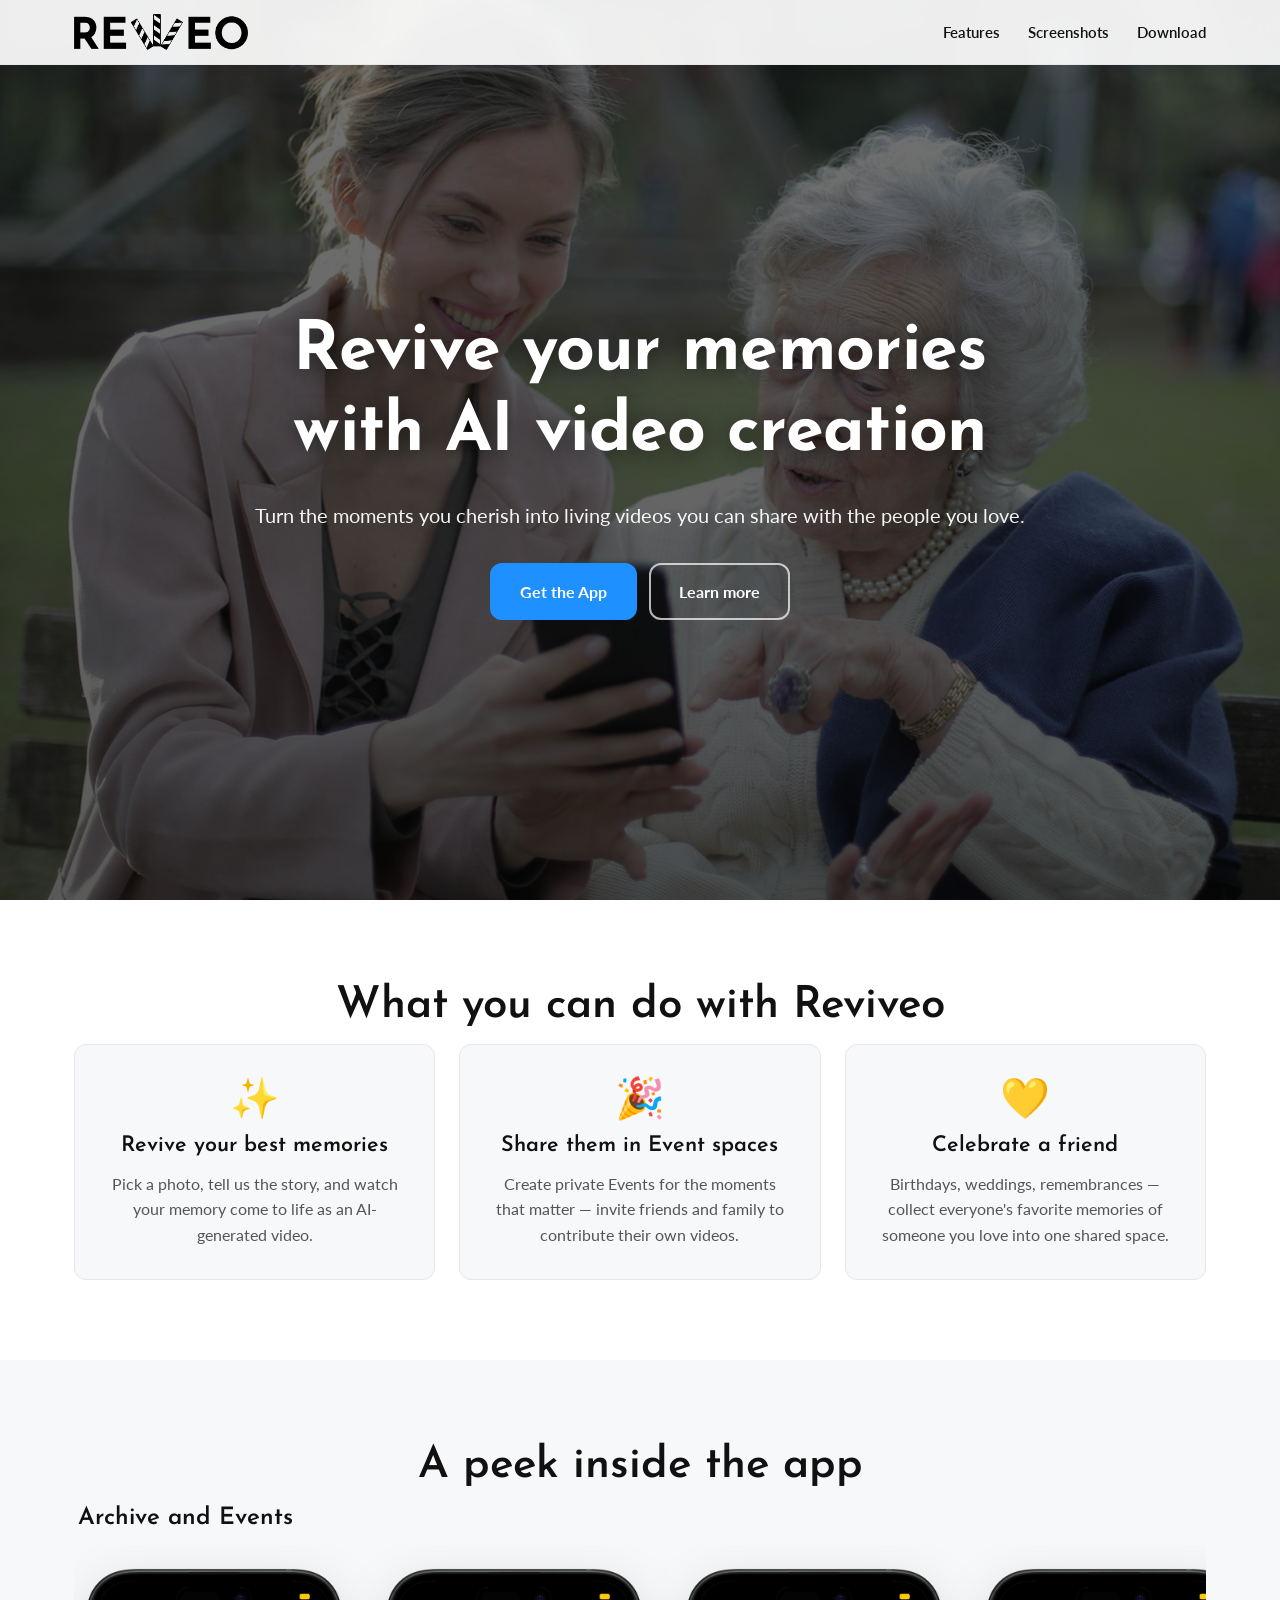
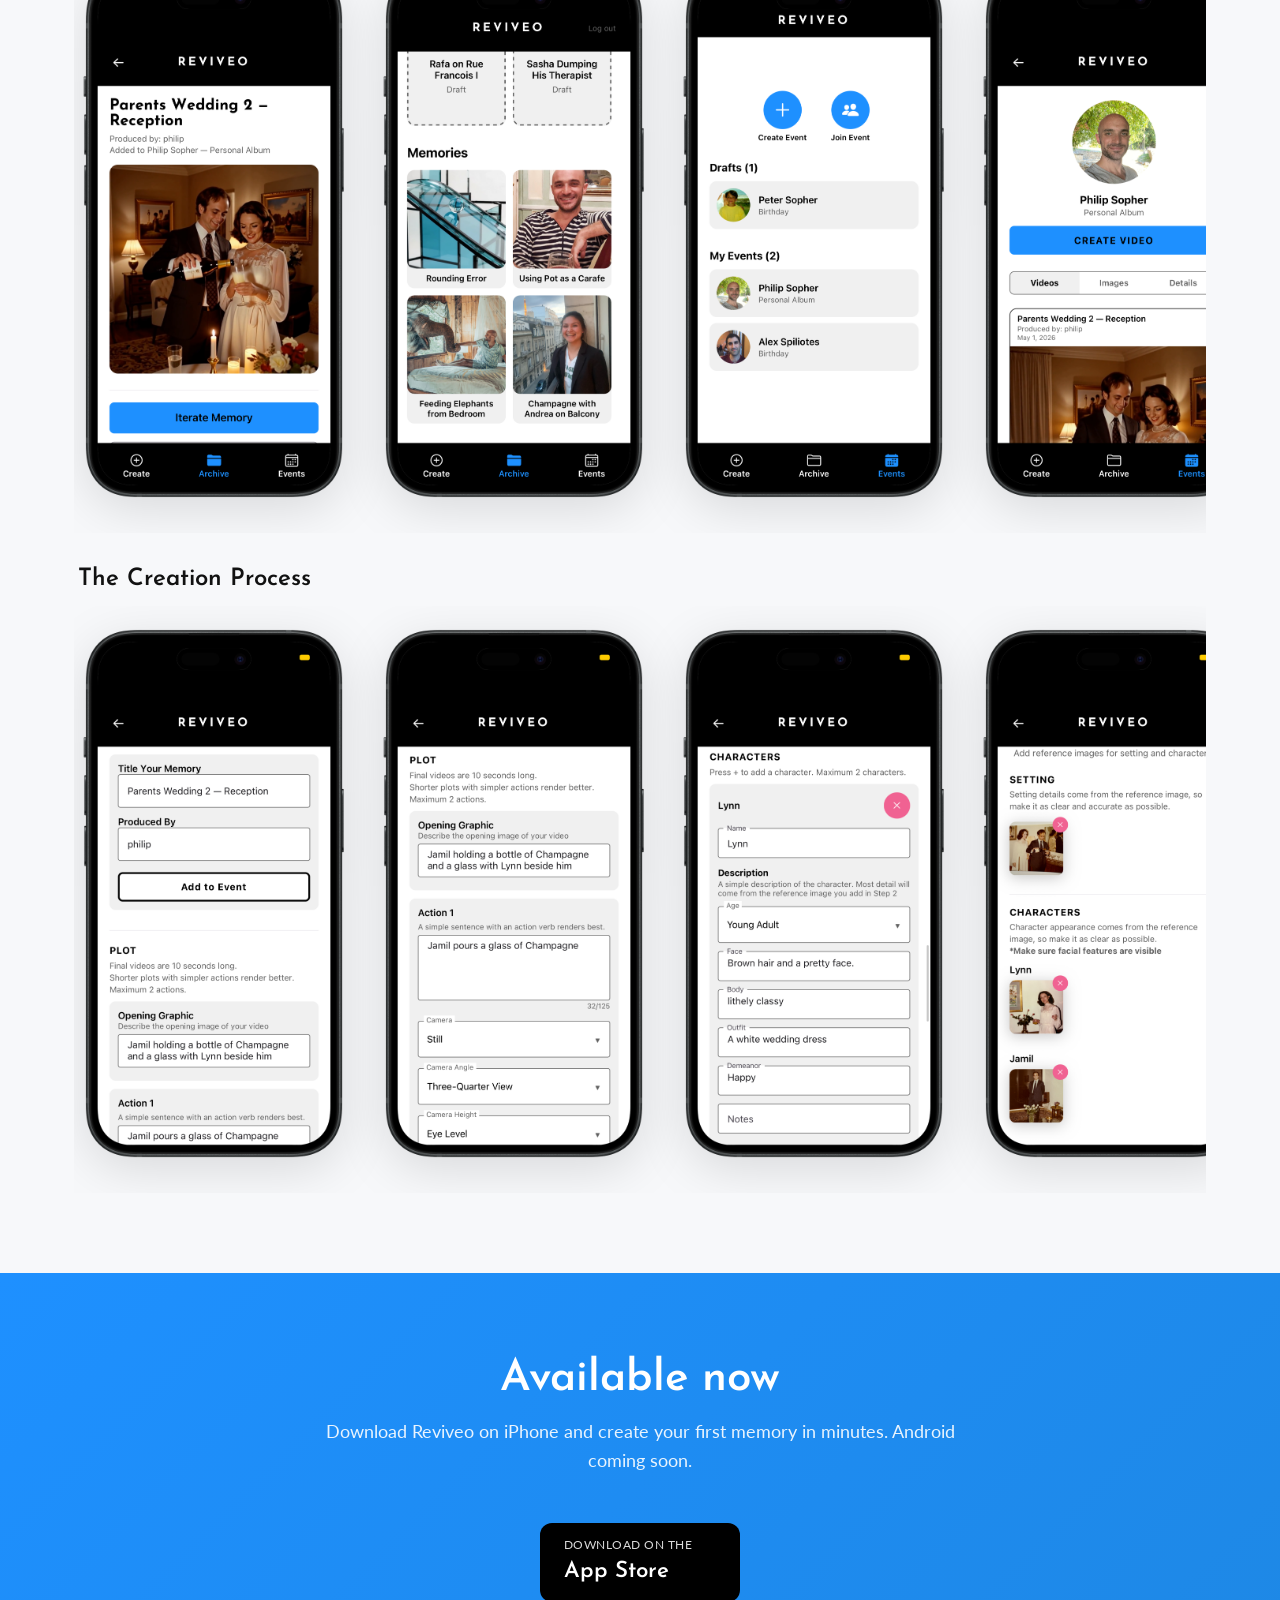
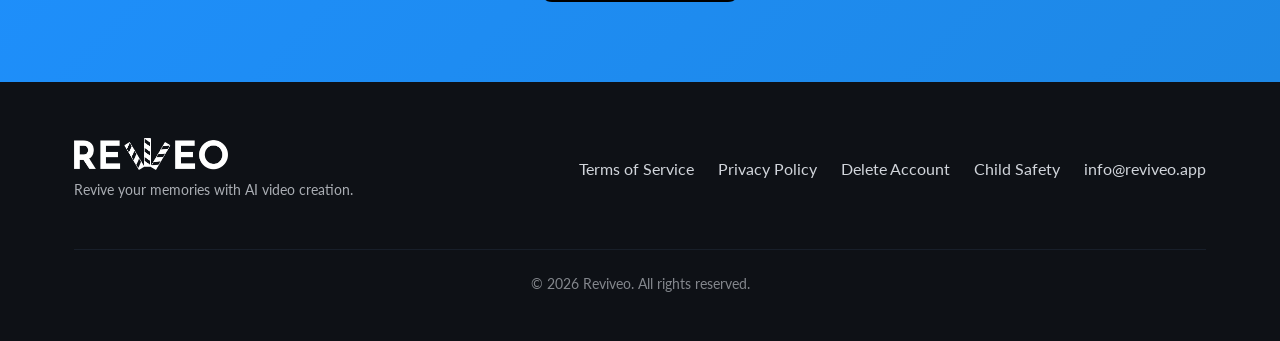
<file: index.html>
<!DOCTYPE html>
<html lang="en">
<head>
  <meta charset="UTF-8" />
  <meta name="viewport" content="width=device-width, initial-scale=1.0" />
  <title>Reviveo — Revive your memories with AI video creation</title>
  <meta name="description" content="Reviveo turns your most treasured memories into AI-generated videos you can share, celebrate, and revisit. Available now on the App Store and Google Play." />
  <meta property="og:title" content="Reviveo — Revive your memories with AI video creation" />
  <meta property="og:description" content="Turn your most treasured memories into AI-generated videos. Share them in Event spaces and celebrate the people who matter." />
  <meta property="og:image" content="https://www.reviveo.app/assets/hero/grandma-bench-2.png" />
  <meta property="og:url" content="https://www.reviveo.app" />
  <meta property="og:type" content="website" />
  <link rel="icon" type="image/png" href="assets/logos/favicon.png" />
  <link rel="preconnect" href="https://fonts.googleapis.com" />
  <link rel="preconnect" href="https://fonts.gstatic.com" crossorigin />
  <link href="https://fonts.googleapis.com/css2?family=Josefin+Sans:wght@400;600;700&family=Lato:wght@300;400;700&display=swap" rel="stylesheet" />
  <link rel="stylesheet" href="styles/main.css" />
</head>
<body>
  <header class="navbar">
    <div class="navbar-inner">
      <a href="/" class="navbar-brand" aria-label="Reviveo home">
        <img src="assets/logos/wordlogo-josefin.png" alt="Reviveo" />
      </a>
      <nav class="navbar-nav" aria-label="Main">
        <a href="#features">Features</a>
        <a href="#screenshots">Screenshots</a>
        <a href="#download">Download</a>
      </nav>
    </div>
  </header>

  <section class="hero" aria-label="Hero">
    <div class="hero-carousel" id="hero-carousel">
      <div class="hero-slide is-active" style="background-image:url('assets/hero/grandma-bench-2.png');"></div>
      <div class="hero-slide" style="background-image:url('assets/hero/grandpa-desk-1.png');"></div>
      <div class="hero-slide" style="background-image:url('assets/hero/glory-days-1.png');"></div>
      <div class="hero-slide" style="background-image:url('assets/hero/friends-watching-phone-2.png');"></div>
      <div class="hero-slide" style="background-image:url('assets/hero/friends-watching-phone-3.png');"></div>
      <div class="hero-slide" style="background-image:url('assets/hero/friends-watching-phone-4.png');"></div>
      <div class="hero-slide" style="background-image:url('assets/hero/friends-watching-phone-5.png');"></div>
      <div class="hero-slide" style="background-image:url('assets/hero/friends-watching-phone-6.png');"></div>
    </div>
    <div class="hero-overlay"></div>
    <div class="hero-content">
      <h1 class="hero-title">Revive your memories with AI video creation</h1>
      <p class="hero-subtitle">Turn the moments you cherish into living videos you can share with the people you love.</p>
      <div class="hero-cta">
        <a href="#download" class="btn btn-primary">Get the App</a>
        <a href="#features" class="btn btn-ghost">Learn more</a>
      </div>
    </div>
  </section>

  <section id="features" class="section features">
    <div class="container">
      <h2 class="section-title">What you can do with Reviveo</h2>
      <ul class="feature-list">
        <li class="feature-card">
          <div class="feature-icon" aria-hidden="true">✨</div>
          <h3>Revive your best memories</h3>
          <p>Pick a photo, tell us the story, and watch your memory come to life as an AI-generated video.</p>
        </li>
        <li class="feature-card">
          <div class="feature-icon" aria-hidden="true">🎉</div>
          <h3>Share them in Event spaces</h3>
          <p>Create private Events for the moments that matter — invite friends and family to contribute their own videos.</p>
        </li>
        <li class="feature-card">
          <div class="feature-icon" aria-hidden="true">💛</div>
          <h3>Celebrate a friend</h3>
          <p>Birthdays, weddings, remembrances — collect everyone's favorite memories of someone you love into one shared space.</p>
        </li>
      </ul>
    </div>
  </section>

  <section id="screenshots" class="section screenshots">
    <div class="container">
      <h2 class="section-title">A peek inside the app</h2>

      <h3 class="screenshot-row-title">Archive and Events</h3>
      <div class="screenshot-row" aria-label="Archive and Events screenshots">
        <img src="assets/screenshots/06-specific-memory-wedding.png" alt="A specific memory in the archive" loading="lazy" />
        <img src="assets/screenshots/02-archive-memories.png" alt="Archive of finished memories" loading="lazy" />
        <img src="assets/screenshots/03-events-tab.png" alt="Events tab" loading="lazy" />
        <img src="assets/screenshots/04-inside-event-top.png" alt="Inside an Event" loading="lazy" />
        <img src="assets/screenshots/05-inside-event-videos.png" alt="Inside an Event — videos" loading="lazy" />
      </div>

      <h3 class="screenshot-row-title">The Creation Process</h3>
      <div class="screenshot-row" aria-label="Creation process screenshots">
        <img src="assets/screenshots/07-step1-title.png" alt="Step 1 — Title your memory" loading="lazy" />
        <img src="assets/screenshots/08-step1-plot.png" alt="Step 1 — Write the plot" loading="lazy" />
        <img src="assets/screenshots/09-step1-characters.png" alt="Step 1 — Add characters" loading="lazy" />
        <img src="assets/screenshots/10-step2-media.png" alt="Step 2 — Add media" loading="lazy" />
        <img src="assets/screenshots/11-step3-style.png" alt="Step 3 — Pick a style" loading="lazy" />
        <img src="assets/screenshots/12-step4-review.png" alt="Step 4 — Review" loading="lazy" />
        <img src="assets/screenshots/13-step4-create.png" alt="Step 4 — Create" loading="lazy" />
        <img src="assets/screenshots/14-step5-success.png" alt="Step 5 — Memory created" loading="lazy" />
        <img src="assets/screenshots/01-archive-drafts.png" alt="Drafts in your archive" loading="lazy" />
      </div>
    </div>
  </section>

  <section id="download" class="section download">
    <div class="container">
      <h2 class="section-title">Available now</h2>
      <p class="section-lead">Download Reviveo on iPhone and create your first memory in minutes. Android coming soon.</p>
      <div class="store-buttons">
        <a href="https://apps.apple.com/us/app/reviveo/id6770533668" class="store-btn" aria-label="Download on the App Store">
          <span class="store-btn-eyebrow">Download on the</span>
          <span class="store-btn-name">App Store</span>
        </a>
      </div>
    </div>
  </section>

  <footer class="footer">
    <div class="container footer-inner">
      <div class="footer-brand">
        <img src="assets/logos/wordlogo-josefin.png" alt="Reviveo" class="footer-logo" />
        <p class="footer-tag">Revive your memories with AI video creation.</p>
      </div>
      <div class="footer-links">
        <a href="terms.html">Terms of Service</a>
        <a href="privacy.html">Privacy Policy</a>
        <a href="delete-account.html">Delete Account</a>
        <a href="child-safety.html">Child Safety</a>
        <a href="mailto:info@reviveo.app">info@reviveo.app</a>
      </div>
      <p class="footer-copy">&copy; <span id="footer-year">2026</span> Reviveo. All rights reserved.</p>
    </div>
  </footer>

  <script src="scripts/carousel.js" defer></script>
</body>
</html>
</file>
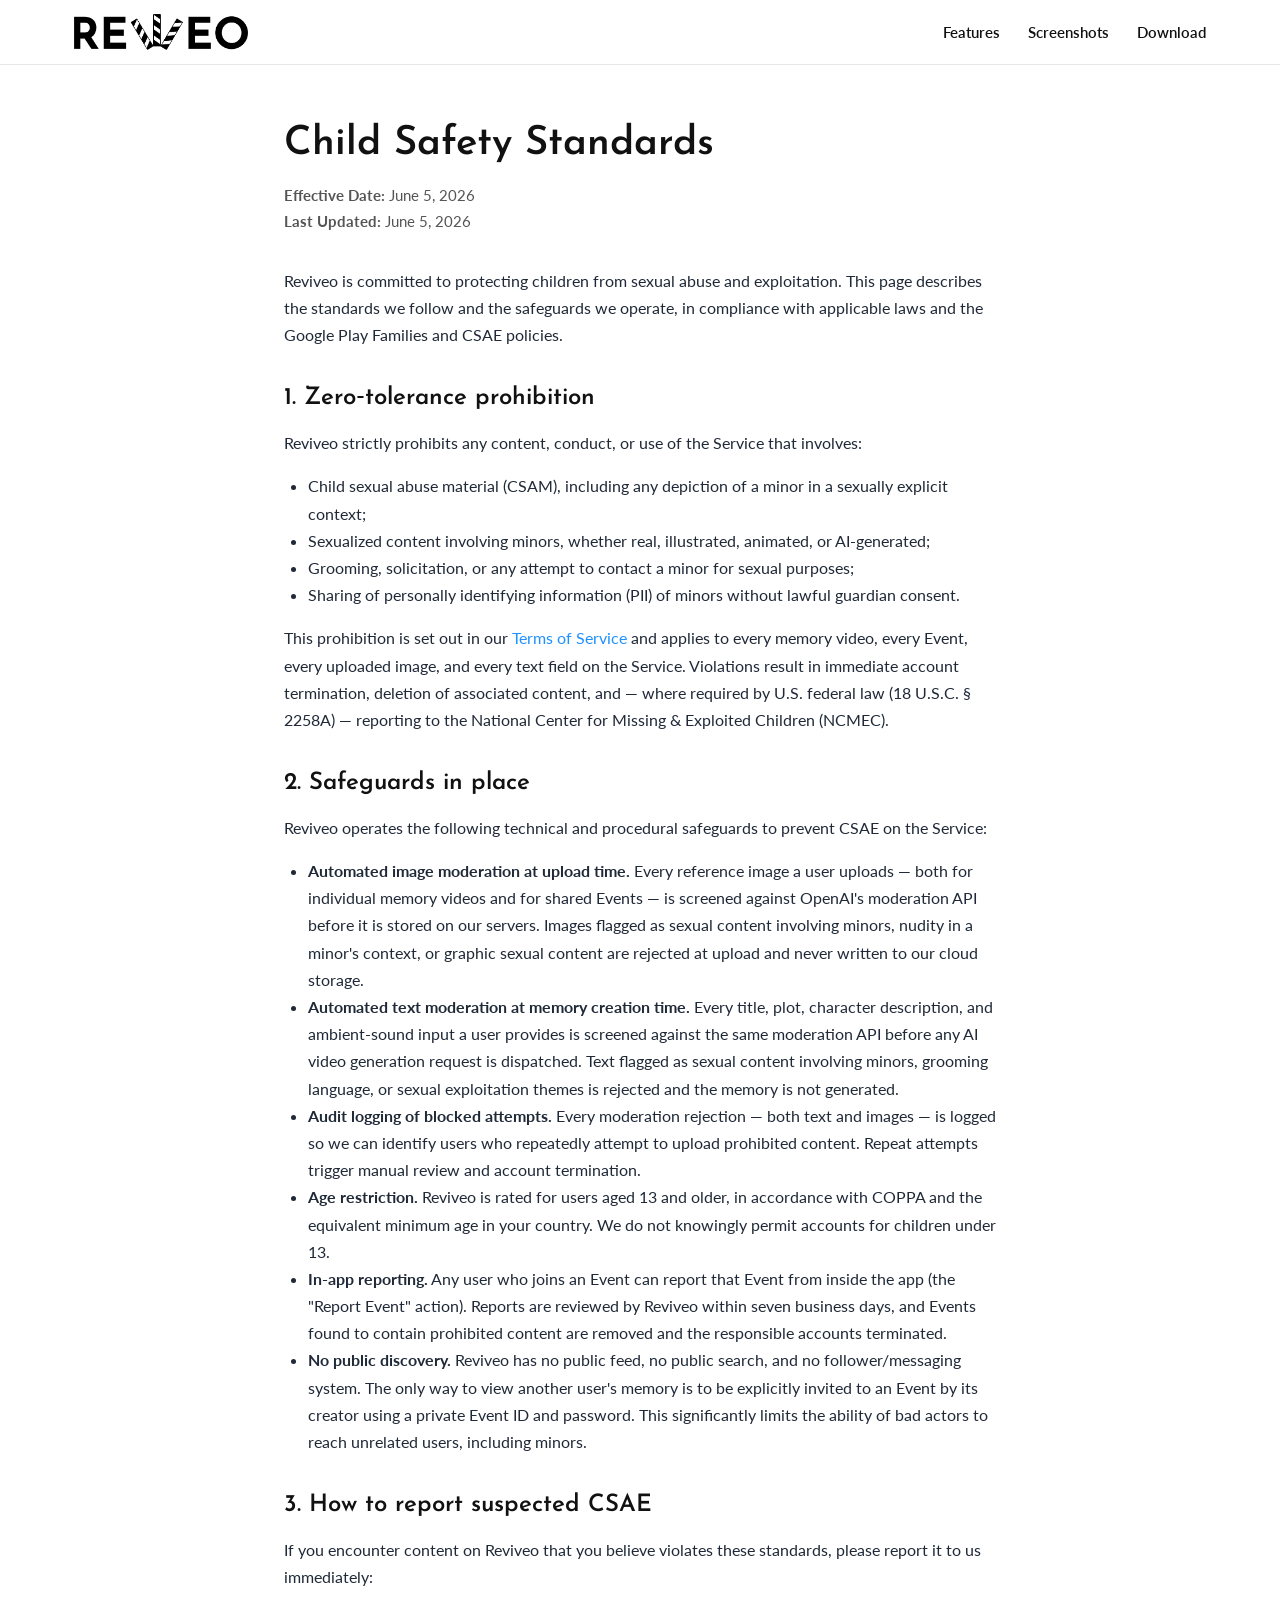
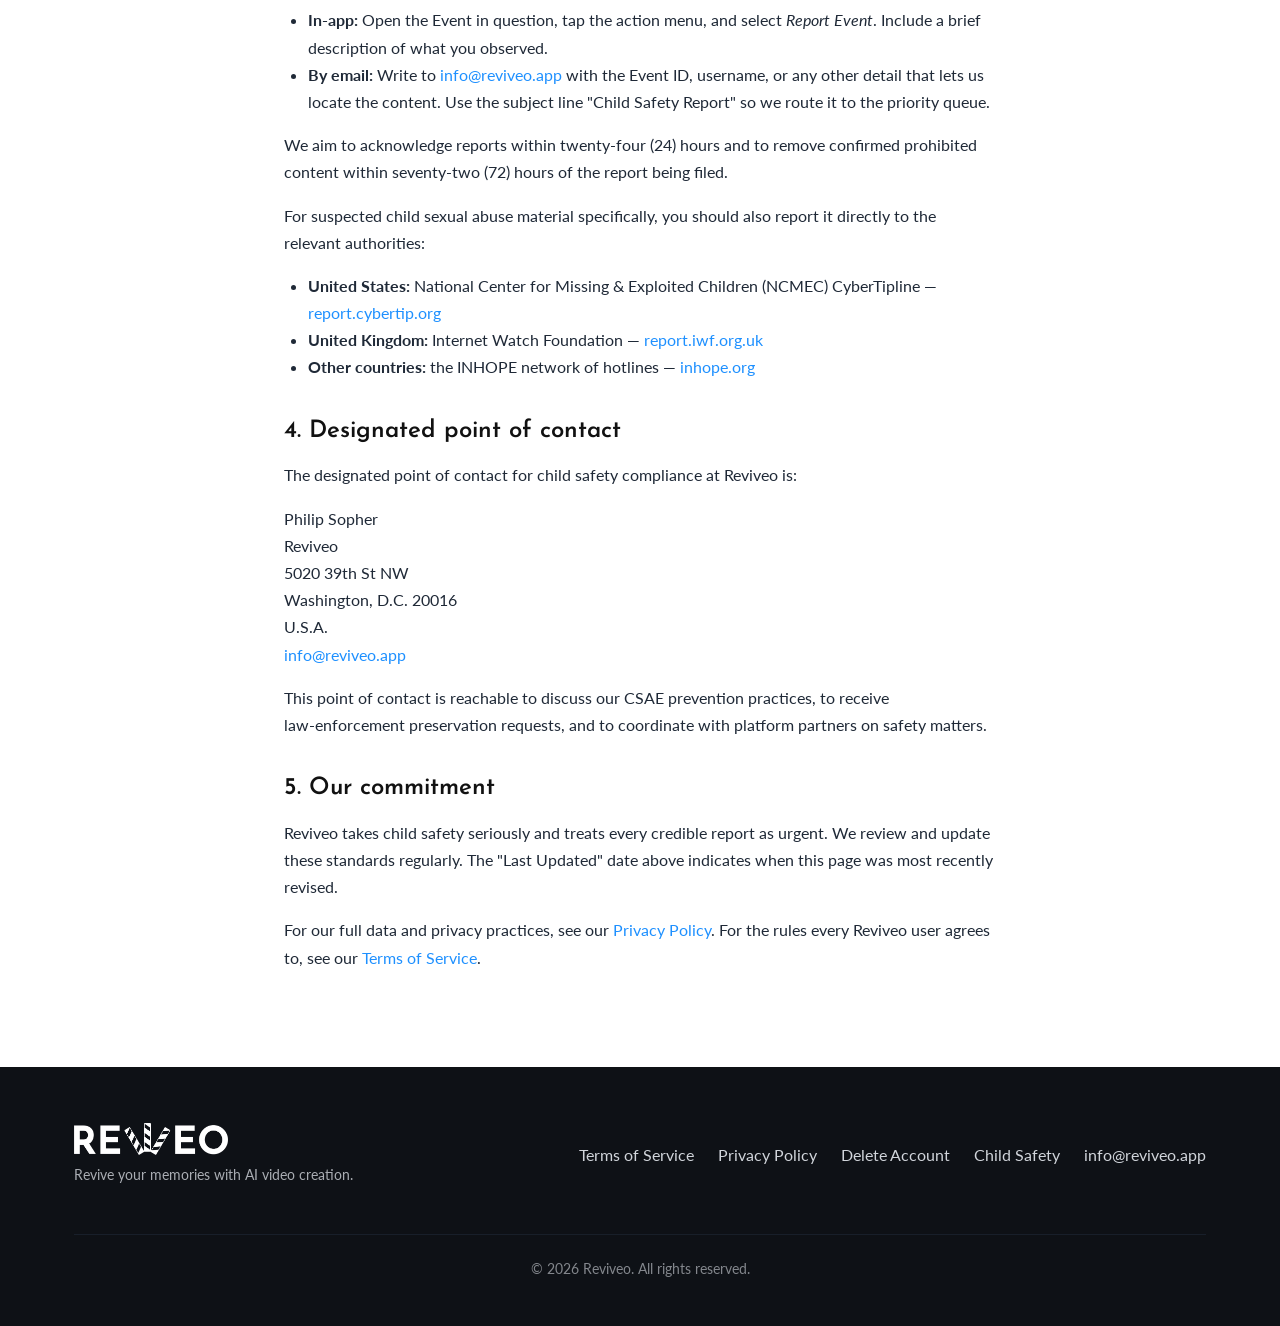
<file: child-safety.html>
<!DOCTYPE html>
<html lang="en">
<head>
  <meta charset="UTF-8" />
  <meta name="viewport" content="width=device-width, initial-scale=1.0" />
  <title>Child Safety Standards — Reviveo</title>
  <meta name="description" content="Reviveo's standards and safeguards against child sexual abuse and exploitation (CSAE) on our service." />
  <link rel="icon" type="image/png" href="assets/logos/favicon.png" />
  <link rel="preconnect" href="https://fonts.googleapis.com" />
  <link rel="preconnect" href="https://fonts.gstatic.com" crossorigin />
  <link href="https://fonts.googleapis.com/css2?family=Josefin+Sans:wght@400;600;700&family=Lato:wght@300;400;700&display=swap" rel="stylesheet" />
  <link rel="stylesheet" href="styles/main.css" />
</head>
<body>
  <header class="navbar">
    <div class="navbar-inner">
      <a href="/" class="navbar-brand" aria-label="Reviveo home">
        <img src="assets/logos/wordlogo-josefin.png" alt="Reviveo" />
      </a>
      <nav class="navbar-nav" aria-label="Main">
        <a href="/#features">Features</a>
        <a href="/#screenshots">Screenshots</a>
        <a href="/#download">Download</a>
      </nav>
    </div>
  </header>

  <main class="legal">
    <article class="legal-content">
      <h1>Child Safety Standards</h1>
      <p class="legal-meta"><strong>Effective Date:</strong> June 5, 2026<br /><strong>Last Updated:</strong> June 5, 2026</p>

      <p>Reviveo is committed to protecting children from sexual abuse and exploitation. This page describes the standards we follow and the safeguards we operate, in compliance with applicable laws and the Google Play Families and CSAE policies.</p>

      <h2>1. Zero‑tolerance prohibition</h2>
      <p>Reviveo strictly prohibits any content, conduct, or use of the Service that involves:</p>
      <ul>
        <li>Child sexual abuse material (CSAM), including any depiction of a minor in a sexually explicit context;</li>
        <li>Sexualized content involving minors, whether real, illustrated, animated, or AI‑generated;</li>
        <li>Grooming, solicitation, or any attempt to contact a minor for sexual purposes;</li>
        <li>Sharing of personally identifying information (PII) of minors without lawful guardian consent.</li>
      </ul>
      <p>This prohibition is set out in our <a href="terms.html">Terms of Service</a> and applies to every memory video, every Event, every uploaded image, and every text field on the Service. Violations result in immediate account termination, deletion of associated content, and — where required by U.S. federal law (18 U.S.C. § 2258A) — reporting to the National Center for Missing &amp; Exploited Children (NCMEC).</p>

      <h2>2. Safeguards in place</h2>
      <p>Reviveo operates the following technical and procedural safeguards to prevent CSAE on the Service:</p>
      <ul>
        <li><strong>Automated image moderation at upload time.</strong> Every reference image a user uploads — both for individual memory videos and for shared Events — is screened against OpenAI's moderation API before it is stored on our servers. Images flagged as sexual content involving minors, nudity in a minor's context, or graphic sexual content are rejected at upload and never written to our cloud storage.</li>
        <li><strong>Automated text moderation at memory creation time.</strong> Every title, plot, character description, and ambient‑sound input a user provides is screened against the same moderation API before any AI video generation request is dispatched. Text flagged as sexual content involving minors, grooming language, or sexual exploitation themes is rejected and the memory is not generated.</li>
        <li><strong>Audit logging of blocked attempts.</strong> Every moderation rejection — both text and images — is logged so we can identify users who repeatedly attempt to upload prohibited content. Repeat attempts trigger manual review and account termination.</li>
        <li><strong>Age restriction.</strong> Reviveo is rated for users aged 13 and older, in accordance with COPPA and the equivalent minimum age in your country. We do not knowingly permit accounts for children under 13.</li>
        <li><strong>In‑app reporting.</strong> Any user who joins an Event can report that Event from inside the app (the "Report Event" action). Reports are reviewed by Reviveo within seven business days, and Events found to contain prohibited content are removed and the responsible accounts terminated.</li>
        <li><strong>No public discovery.</strong> Reviveo has no public feed, no public search, and no follower/messaging system. The only way to view another user's memory is to be explicitly invited to an Event by its creator using a private Event ID and password. This significantly limits the ability of bad actors to reach unrelated users, including minors.</li>
      </ul>

      <h2>3. How to report suspected CSAE</h2>
      <p>If you encounter content on Reviveo that you believe violates these standards, please report it to us immediately:</p>
      <ul>
        <li><strong>In‑app:</strong> Open the Event in question, tap the action menu, and select <em>Report Event</em>. Include a brief description of what you observed.</li>
        <li><strong>By email:</strong> Write to <a href="mailto:info@reviveo.app?subject=Child%20Safety%20Report">info@reviveo.app</a> with the Event ID, username, or any other detail that lets us locate the content. Use the subject line "Child Safety Report" so we route it to the priority queue.</li>
      </ul>
      <p>We aim to acknowledge reports within twenty‑four (24) hours and to remove confirmed prohibited content within seventy‑two (72) hours of the report being filed.</p>

      <p>For suspected child sexual abuse material specifically, you should also report it directly to the relevant authorities:</p>
      <ul>
        <li><strong>United States:</strong> National Center for Missing &amp; Exploited Children (NCMEC) CyberTipline — <a href="https://report.cybertip.org/" target="_blank" rel="noopener noreferrer">report.cybertip.org</a></li>
        <li><strong>United Kingdom:</strong> Internet Watch Foundation — <a href="https://report.iwf.org.uk/" target="_blank" rel="noopener noreferrer">report.iwf.org.uk</a></li>
        <li><strong>Other countries:</strong> the INHOPE network of hotlines — <a href="https://www.inhope.org/EN/articles/child-safety-helplines" target="_blank" rel="noopener noreferrer">inhope.org</a></li>
      </ul>

      <h2>4. Designated point of contact</h2>
      <p>The designated point of contact for child safety compliance at Reviveo is:</p>
      <p>
        Philip Sopher<br />
        Reviveo<br />
        5020 39th St NW<br />
        Washington, D.C. 20016<br />
        U.S.A.<br />
        <a href="mailto:info@reviveo.app?subject=Child%20Safety%20Inquiry">info@reviveo.app</a>
      </p>
      <p>This point of contact is reachable to discuss our CSAE prevention practices, to receive law‑enforcement preservation requests, and to coordinate with platform partners on safety matters.</p>

      <h2>5. Our commitment</h2>
      <p>Reviveo takes child safety seriously and treats every credible report as urgent. We review and update these standards regularly. The "Last Updated" date above indicates when this page was most recently revised.</p>

      <p>For our full data and privacy practices, see our <a href="privacy.html">Privacy Policy</a>. For the rules every Reviveo user agrees to, see our <a href="terms.html">Terms of Service</a>.</p>
    </article>
  </main>

  <footer class="footer">
    <div class="container footer-inner">
      <div class="footer-brand">
        <img src="assets/logos/wordlogo-josefin.png" alt="Reviveo" class="footer-logo" />
        <p class="footer-tag">Revive your memories with AI video creation.</p>
      </div>
      <div class="footer-links">
        <a href="terms.html">Terms of Service</a>
        <a href="privacy.html">Privacy Policy</a>
        <a href="delete-account.html">Delete Account</a>
        <a href="child-safety.html">Child Safety</a>
        <a href="mailto:info@reviveo.app">info@reviveo.app</a>
      </div>
      <p class="footer-copy">&copy; <span id="footer-year">2026</span> Reviveo. All rights reserved.</p>
    </div>
  </footer>

  <script src="scripts/carousel.js" defer></script>
</body>
</html>
</file>
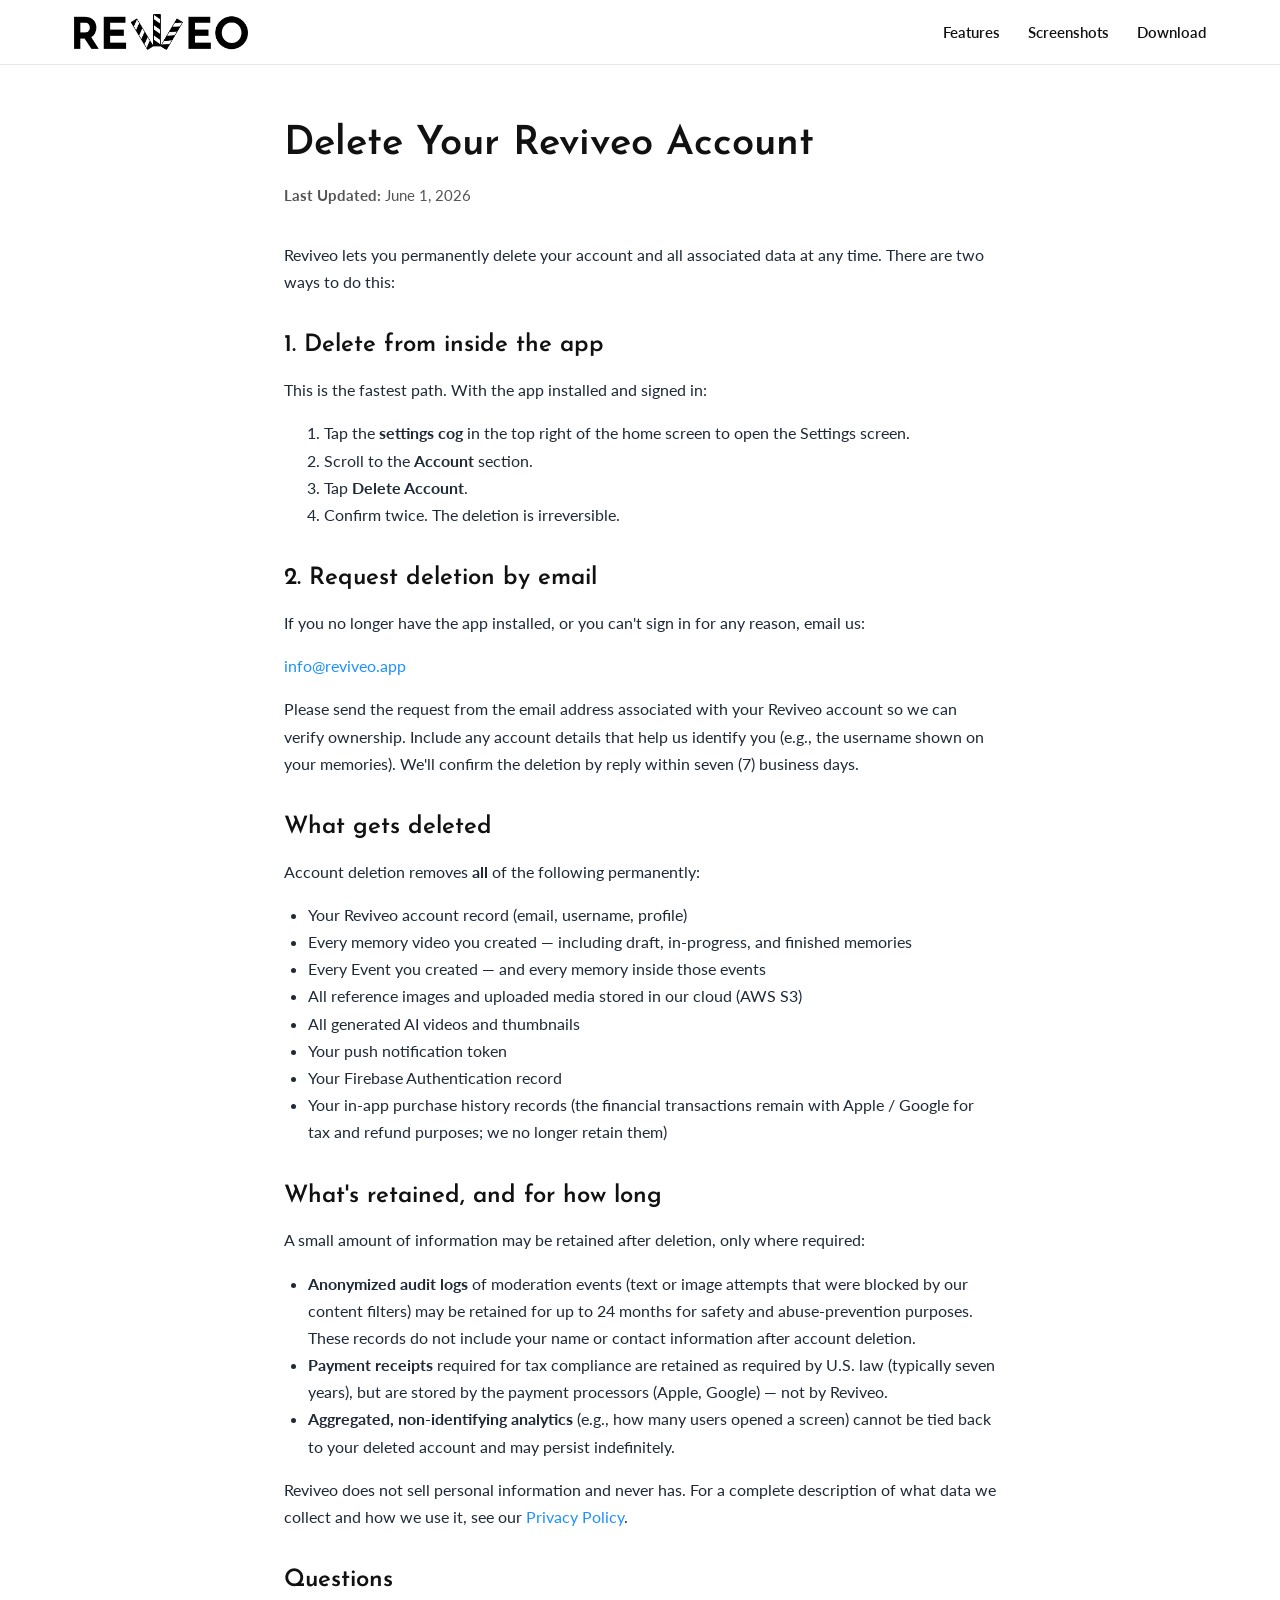
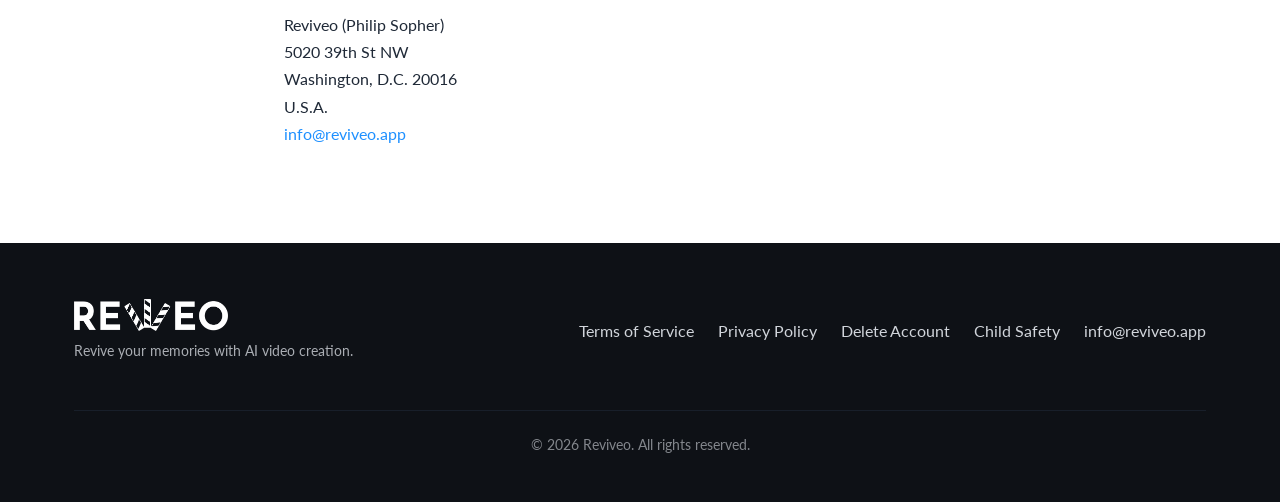
<file: delete-account.html>
<!DOCTYPE html>
<html lang="en">
<head>
  <meta charset="UTF-8" />
  <meta name="viewport" content="width=device-width, initial-scale=1.0" />
  <title>Delete Your Account — Reviveo</title>
  <meta name="description" content="How to delete your Reviveo account and all associated data." />
  <link rel="icon" type="image/png" href="assets/logos/favicon.png" />
  <link rel="preconnect" href="https://fonts.googleapis.com" />
  <link rel="preconnect" href="https://fonts.gstatic.com" crossorigin />
  <link href="https://fonts.googleapis.com/css2?family=Josefin+Sans:wght@400;600;700&family=Lato:wght@300;400;700&display=swap" rel="stylesheet" />
  <link rel="stylesheet" href="styles/main.css" />
</head>
<body>
  <header class="navbar">
    <div class="navbar-inner">
      <a href="/" class="navbar-brand" aria-label="Reviveo home">
        <img src="assets/logos/wordlogo-josefin.png" alt="Reviveo" />
      </a>
      <nav class="navbar-nav" aria-label="Main">
        <a href="/#features">Features</a>
        <a href="/#screenshots">Screenshots</a>
        <a href="/#download">Download</a>
      </nav>
    </div>
  </header>

  <main class="legal">
    <article class="legal-content">
      <h1>Delete Your Reviveo Account</h1>
      <p class="legal-meta"><strong>Last Updated:</strong> June 1, 2026</p>

      <p>Reviveo lets you permanently delete your account and all associated data at any time. There are two ways to do this:</p>

      <h2>1. Delete from inside the app</h2>
      <p>This is the fastest path. With the app installed and signed in:</p>
      <ol>
        <li>Tap the <strong>settings cog</strong> in the top right of the home screen to open the Settings screen.</li>
        <li>Scroll to the <strong>Account</strong> section.</li>
        <li>Tap <strong>Delete Account</strong>.</li>
        <li>Confirm twice. The deletion is irreversible.</li>
      </ol>

      <h2>2. Request deletion by email</h2>
      <p>If you no longer have the app installed, or you can't sign in for any reason, email us:</p>
      <p><a href="mailto:info@reviveo.app?subject=Delete%20My%20Reviveo%20Account">info@reviveo.app</a></p>
      <p>Please send the request from the email address associated with your Reviveo account so we can verify ownership. Include any account details that help us identify you (e.g., the username shown on your memories). We'll confirm the deletion by reply within seven (7) business days.</p>

      <h2>What gets deleted</h2>
      <p>Account deletion removes <strong>all</strong> of the following permanently:</p>
      <ul>
        <li>Your Reviveo account record (email, username, profile)</li>
        <li>Every memory video you created — including draft, in‑progress, and finished memories</li>
        <li>Every Event you created — and every memory inside those events</li>
        <li>All reference images and uploaded media stored in our cloud (AWS S3)</li>
        <li>All generated AI videos and thumbnails</li>
        <li>Your push notification token</li>
        <li>Your Firebase Authentication record</li>
        <li>Your in‑app purchase history records (the financial transactions remain with Apple / Google for tax and refund purposes; we no longer retain them)</li>
      </ul>

      <h2>What's retained, and for how long</h2>
      <p>A small amount of information may be retained after deletion, only where required:</p>
      <ul>
        <li><strong>Anonymized audit logs</strong> of moderation events (text or image attempts that were blocked by our content filters) may be retained for up to 24 months for safety and abuse‑prevention purposes. These records do not include your name or contact information after account deletion.</li>
        <li><strong>Payment receipts</strong> required for tax compliance are retained as required by U.S. law (typically seven years), but are stored by the payment processors (Apple, Google) — not by Reviveo.</li>
        <li><strong>Aggregated, non‑identifying analytics</strong> (e.g., how many users opened a screen) cannot be tied back to your deleted account and may persist indefinitely.</li>
      </ul>

      <p>Reviveo does not sell personal information and never has. For a complete description of what data we collect and how we use it, see our <a href="privacy.html">Privacy Policy</a>.</p>

      <h2>Questions</h2>
      <p>
        Reviveo (Philip Sopher)<br />
        5020 39th St NW<br />
        Washington, D.C. 20016<br />
        U.S.A.<br />
        <a href="mailto:info@reviveo.app">info@reviveo.app</a>
      </p>
    </article>
  </main>

  <footer class="footer">
    <div class="container footer-inner">
      <div class="footer-brand">
        <img src="assets/logos/wordlogo-josefin.png" alt="Reviveo" class="footer-logo" />
        <p class="footer-tag">Revive your memories with AI video creation.</p>
      </div>
      <div class="footer-links">
        <a href="terms.html">Terms of Service</a>
        <a href="privacy.html">Privacy Policy</a>
        <a href="delete-account.html">Delete Account</a>
        <a href="child-safety.html">Child Safety</a>
        <a href="mailto:info@reviveo.app">info@reviveo.app</a>
      </div>
      <p class="footer-copy">&copy; <span id="footer-year">2026</span> Reviveo. All rights reserved.</p>
    </div>
  </footer>

  <script src="scripts/carousel.js" defer></script>
</body>
</html>
</file>
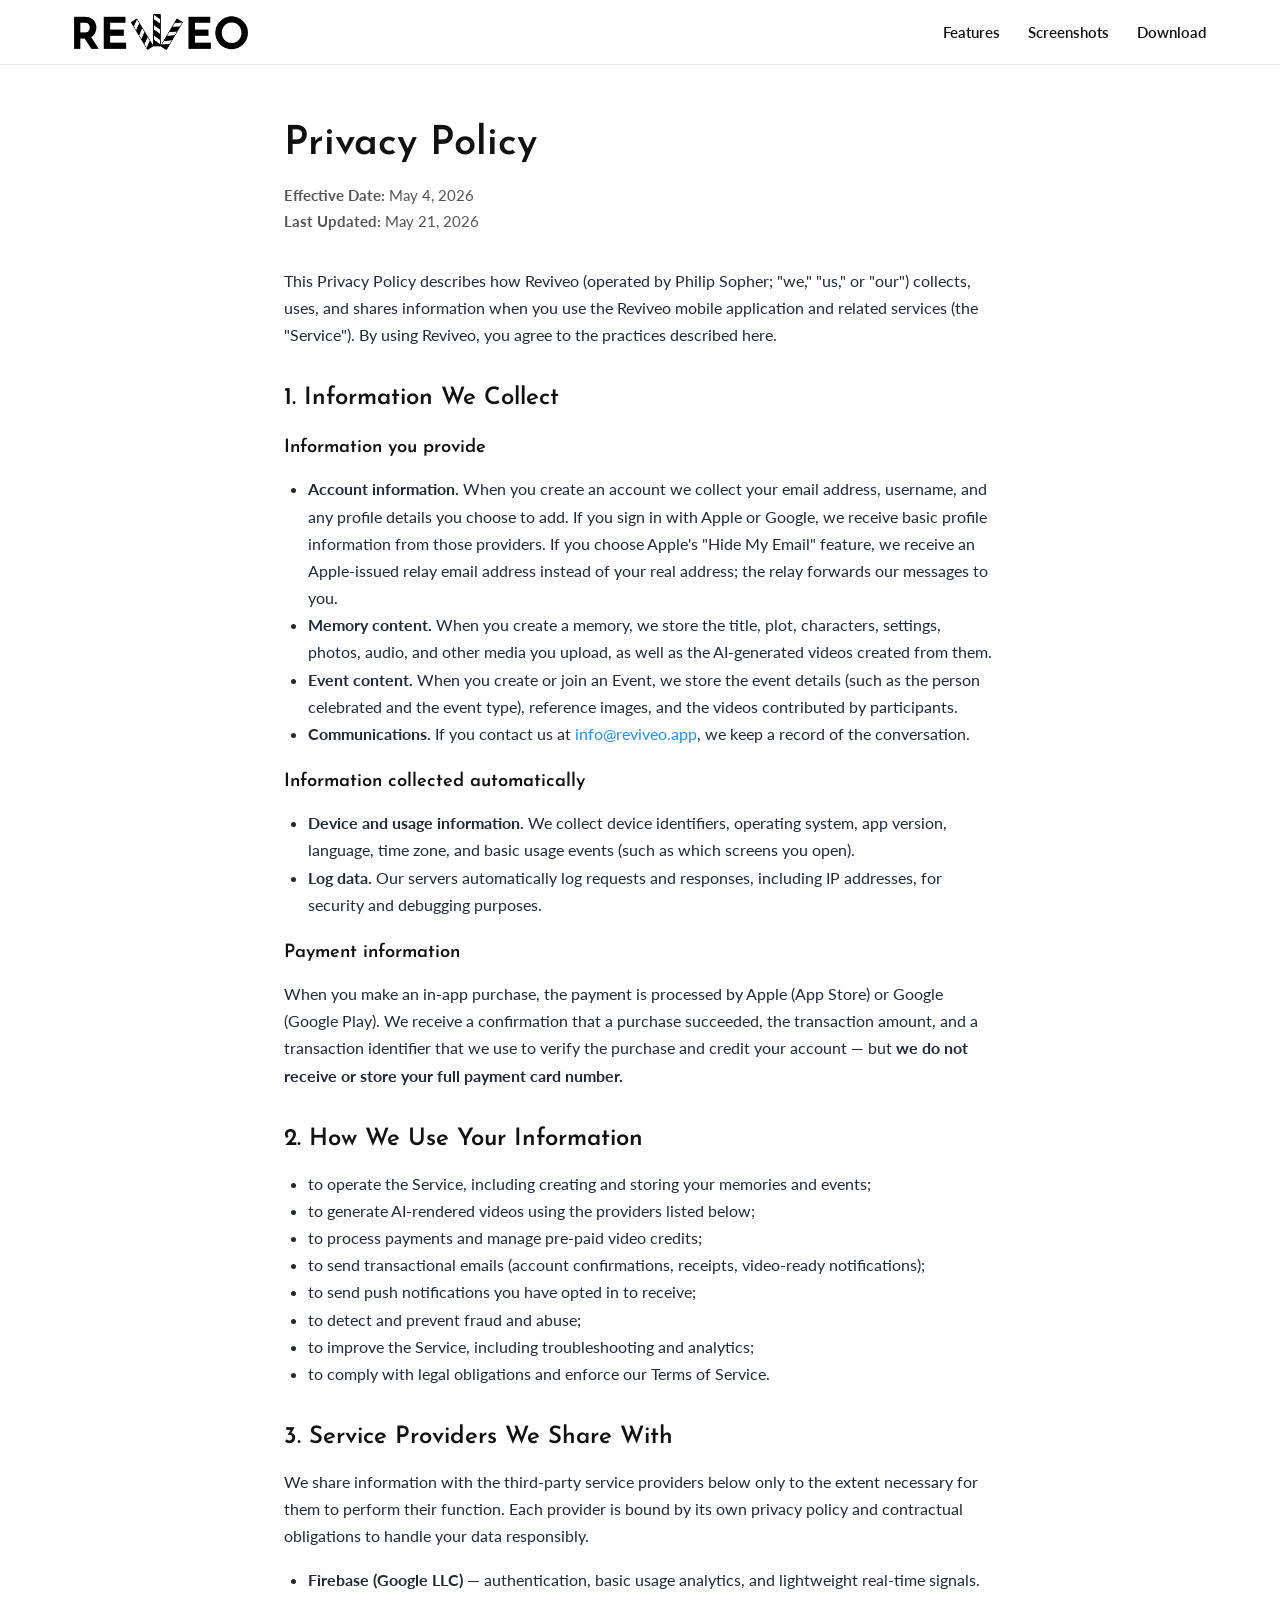
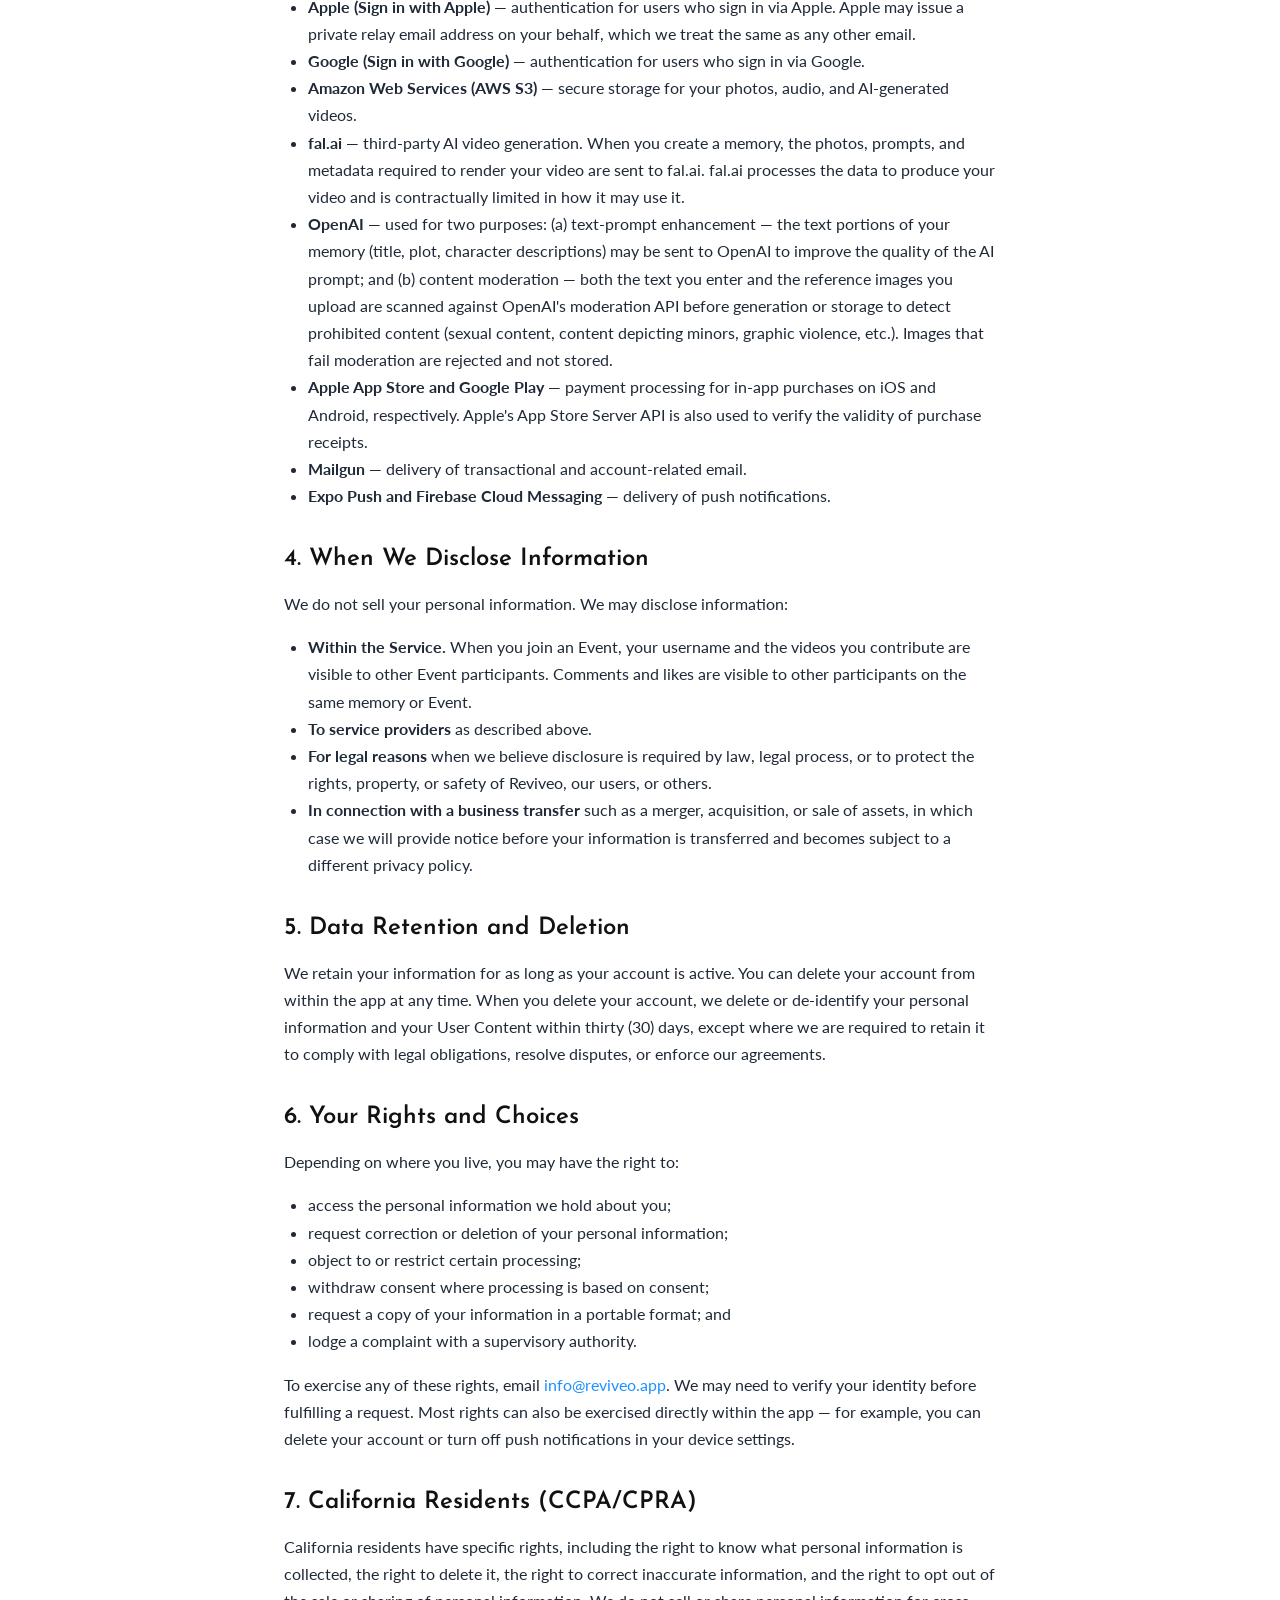
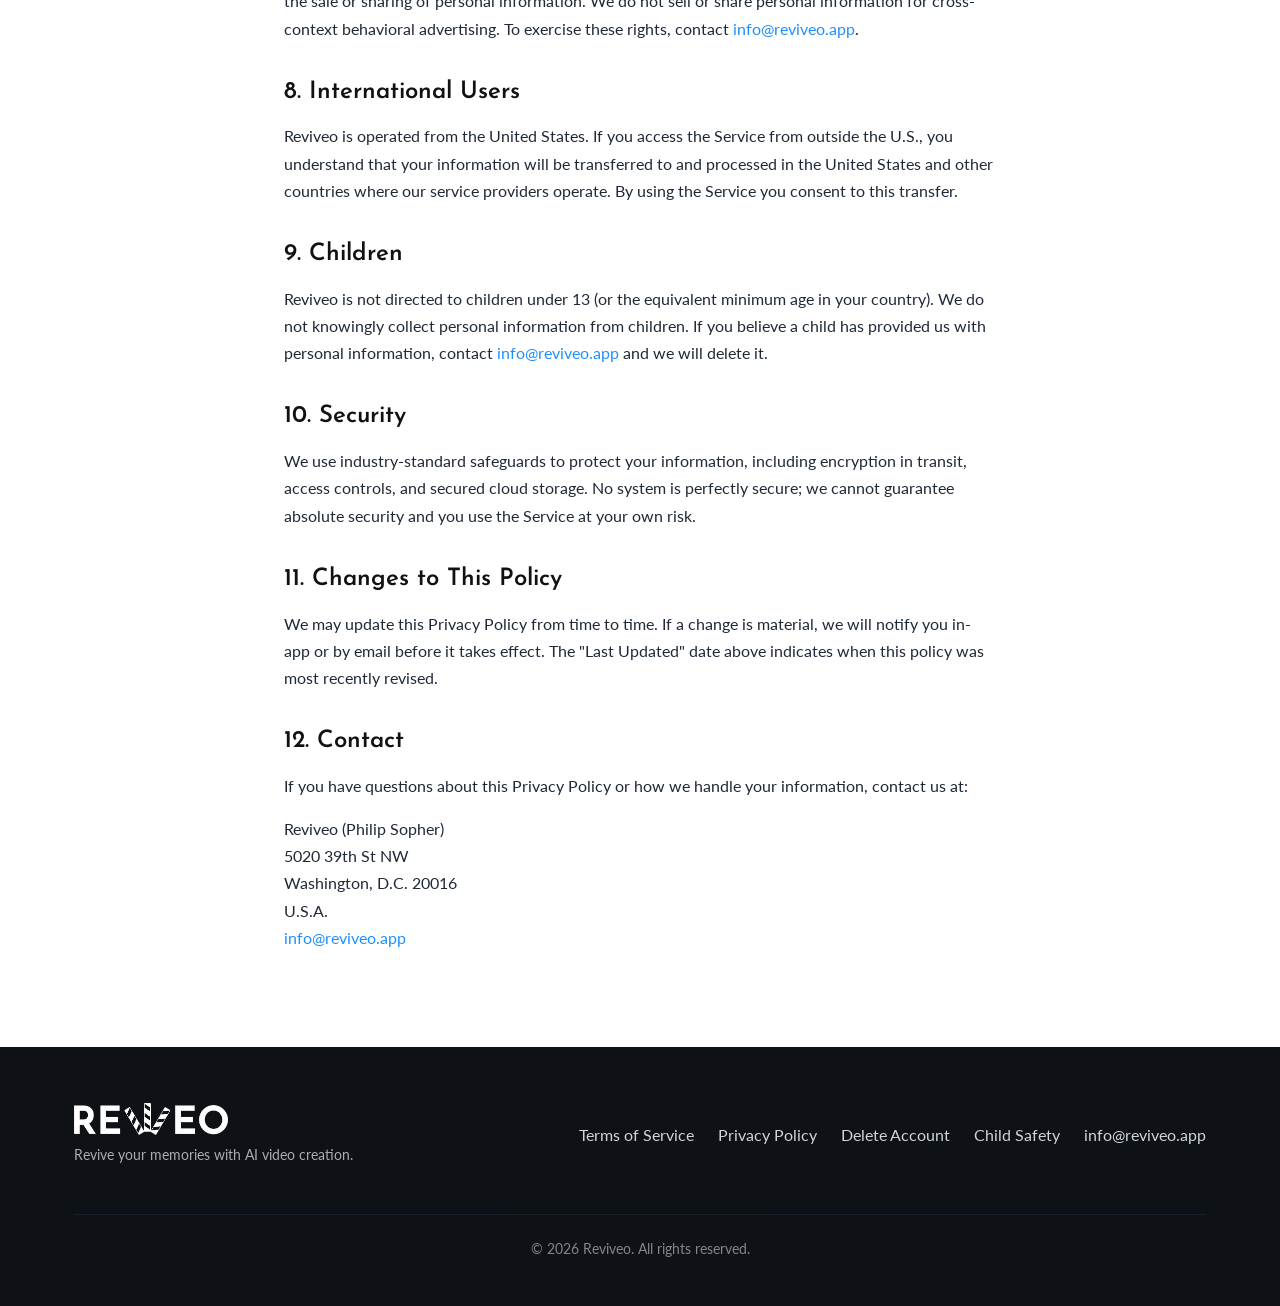
<file: privacy.html>
<!DOCTYPE html>
<html lang="en">
<head>
  <meta charset="UTF-8" />
  <meta name="viewport" content="width=device-width, initial-scale=1.0" />
  <title>Privacy Policy — Reviveo</title>
  <meta name="description" content="The Privacy Policy for using Reviveo, the AI memory video app." />
  <link rel="icon" type="image/png" href="assets/logos/favicon.png" />
  <link rel="preconnect" href="https://fonts.googleapis.com" />
  <link rel="preconnect" href="https://fonts.gstatic.com" crossorigin />
  <link href="https://fonts.googleapis.com/css2?family=Josefin+Sans:wght@400;600;700&family=Lato:wght@300;400;700&display=swap" rel="stylesheet" />
  <link rel="stylesheet" href="styles/main.css" />
</head>
<body>
  <header class="navbar">
    <div class="navbar-inner">
      <a href="/" class="navbar-brand" aria-label="Reviveo home">
        <img src="assets/logos/wordlogo-josefin.png" alt="Reviveo" />
      </a>
      <nav class="navbar-nav" aria-label="Main">
        <a href="/#features">Features</a>
        <a href="/#screenshots">Screenshots</a>
        <a href="/#download">Download</a>
      </nav>
    </div>
  </header>

  <main class="legal">
    <article class="legal-content">
      <h1>Privacy Policy</h1>
      <p class="legal-meta"><strong>Effective Date:</strong> May 4, 2026<br /><strong>Last Updated:</strong> May 21, 2026</p>

      <p>This Privacy Policy describes how Reviveo (operated by Philip Sopher; "we," "us," or "our") collects, uses, and shares information when you use the Reviveo mobile application and related services (the "Service"). By using Reviveo, you agree to the practices described here.</p>

      <h2>1. Information We Collect</h2>

      <h3>Information you provide</h3>
      <ul>
        <li><strong>Account information.</strong> When you create an account we collect your email address, username, and any profile details you choose to add. If you sign in with Apple or Google, we receive basic profile information from those providers. If you choose Apple's "Hide My Email" feature, we receive an Apple-issued relay email address instead of your real address; the relay forwards our messages to you.</li>
        <li><strong>Memory content.</strong> When you create a memory, we store the title, plot, characters, settings, photos, audio, and other media you upload, as well as the AI-generated videos created from them.</li>
        <li><strong>Event content.</strong> When you create or join an Event, we store the event details (such as the person celebrated and the event type), reference images, and the videos contributed by participants.</li>
        <li><strong>Communications.</strong> If you contact us at <a href="mailto:info@reviveo.app">info@reviveo.app</a>, we keep a record of the conversation.</li>
      </ul>

      <h3>Information collected automatically</h3>
      <ul>
        <li><strong>Device and usage information.</strong> We collect device identifiers, operating system, app version, language, time zone, and basic usage events (such as which screens you open).</li>
        <li><strong>Log data.</strong> Our servers automatically log requests and responses, including IP addresses, for security and debugging purposes.</li>
      </ul>

      <h3>Payment information</h3>
      <p>When you make an in-app purchase, the payment is processed by Apple (App Store) or Google (Google Play). We receive a confirmation that a purchase succeeded, the transaction amount, and a transaction identifier that we use to verify the purchase and credit your account — but <strong>we do not receive or store your full payment card number.</strong></p>

      <h2>2. How We Use Your Information</h2>
      <ul>
        <li>to operate the Service, including creating and storing your memories and events;</li>
        <li>to generate AI-rendered videos using the providers listed below;</li>
        <li>to process payments and manage pre-paid video credits;</li>
        <li>to send transactional emails (account confirmations, receipts, video-ready notifications);</li>
        <li>to send push notifications you have opted in to receive;</li>
        <li>to detect and prevent fraud and abuse;</li>
        <li>to improve the Service, including troubleshooting and analytics;</li>
        <li>to comply with legal obligations and enforce our Terms of Service.</li>
      </ul>

      <h2>3. Service Providers We Share With</h2>
      <p>We share information with the third-party service providers below only to the extent necessary for them to perform their function. Each provider is bound by its own privacy policy and contractual obligations to handle your data responsibly.</p>
      <ul>
        <li><strong>Firebase (Google LLC)</strong> — authentication, basic usage analytics, and lightweight real-time signals.</li>
        <li><strong>Apple (Sign in with Apple)</strong> — authentication for users who sign in via Apple. Apple may issue a private relay email address on your behalf, which we treat the same as any other email.</li>
        <li><strong>Google (Sign in with Google)</strong> — authentication for users who sign in via Google.</li>
        <li><strong>Amazon Web Services (AWS S3)</strong> — secure storage for your photos, audio, and AI-generated videos.</li>
        <li><strong>fal.ai</strong> — third-party AI video generation. When you create a memory, the photos, prompts, and metadata required to render your video are sent to fal.ai. fal.ai processes the data to produce your video and is contractually limited in how it may use it.</li>
        <li><strong>OpenAI</strong> — used for two purposes: (a) text-prompt enhancement — the text portions of your memory (title, plot, character descriptions) may be sent to OpenAI to improve the quality of the AI prompt; and (b) content moderation — both the text you enter and the reference images you upload are scanned against OpenAI's moderation API before generation or storage to detect prohibited content (sexual content, content depicting minors, graphic violence, etc.). Images that fail moderation are rejected and not stored.</li>
        <li><strong>Apple App Store and Google Play</strong> — payment processing for in-app purchases on iOS and Android, respectively. Apple's App Store Server API is also used to verify the validity of purchase receipts.</li>
        <li><strong>Mailgun</strong> — delivery of transactional and account-related email.</li>
        <li><strong>Expo Push and Firebase Cloud Messaging</strong> — delivery of push notifications.</li>
      </ul>

      <h2>4. When We Disclose Information</h2>
      <p>We do not sell your personal information. We may disclose information:</p>
      <ul>
        <li><strong>Within the Service.</strong> When you join an Event, your username and the videos you contribute are visible to other Event participants. Comments and likes are visible to other participants on the same memory or Event.</li>
        <li><strong>To service providers</strong> as described above.</li>
        <li><strong>For legal reasons</strong> when we believe disclosure is required by law, legal process, or to protect the rights, property, or safety of Reviveo, our users, or others.</li>
        <li><strong>In connection with a business transfer</strong> such as a merger, acquisition, or sale of assets, in which case we will provide notice before your information is transferred and becomes subject to a different privacy policy.</li>
      </ul>

      <h2>5. Data Retention and Deletion</h2>
      <p>We retain your information for as long as your account is active. You can delete your account from within the app at any time. When you delete your account, we delete or de-identify your personal information and your User Content within thirty (30) days, except where we are required to retain it to comply with legal obligations, resolve disputes, or enforce our agreements.</p>

      <h2>6. Your Rights and Choices</h2>
      <p>Depending on where you live, you may have the right to:</p>
      <ul>
        <li>access the personal information we hold about you;</li>
        <li>request correction or deletion of your personal information;</li>
        <li>object to or restrict certain processing;</li>
        <li>withdraw consent where processing is based on consent;</li>
        <li>request a copy of your information in a portable format; and</li>
        <li>lodge a complaint with a supervisory authority.</li>
      </ul>
      <p>To exercise any of these rights, email <a href="mailto:info@reviveo.app">info@reviveo.app</a>. We may need to verify your identity before fulfilling a request. Most rights can also be exercised directly within the app — for example, you can delete your account or turn off push notifications in your device settings.</p>

      <h2>7. California Residents (CCPA/CPRA)</h2>
      <p>California residents have specific rights, including the right to know what personal information is collected, the right to delete it, the right to correct inaccurate information, and the right to opt out of the sale or sharing of personal information. We do not sell or share personal information for cross-context behavioral advertising. To exercise these rights, contact <a href="mailto:info@reviveo.app">info@reviveo.app</a>.</p>

      <h2>8. International Users</h2>
      <p>Reviveo is operated from the United States. If you access the Service from outside the U.S., you understand that your information will be transferred to and processed in the United States and other countries where our service providers operate. By using the Service you consent to this transfer.</p>

      <h2>9. Children</h2>
      <p>Reviveo is not directed to children under 13 (or the equivalent minimum age in your country). We do not knowingly collect personal information from children. If you believe a child has provided us with personal information, contact <a href="mailto:info@reviveo.app">info@reviveo.app</a> and we will delete it.</p>

      <h2>10. Security</h2>
      <p>We use industry-standard safeguards to protect your information, including encryption in transit, access controls, and secured cloud storage. No system is perfectly secure; we cannot guarantee absolute security and you use the Service at your own risk.</p>

      <h2>11. Changes to This Policy</h2>
      <p>We may update this Privacy Policy from time to time. If a change is material, we will notify you in-app or by email before it takes effect. The "Last Updated" date above indicates when this policy was most recently revised.</p>

      <h2>12. Contact</h2>
      <p>If you have questions about this Privacy Policy or how we handle your information, contact us at:</p>
      <p>
        Reviveo (Philip Sopher)<br />
        5020 39th St NW<br />
        Washington, D.C. 20016<br />
        U.S.A.<br />
        <a href="mailto:info@reviveo.app">info@reviveo.app</a>
      </p>
    </article>
  </main>

  <footer class="footer">
    <div class="container footer-inner">
      <div class="footer-brand">
        <img src="assets/logos/wordlogo-josefin.png" alt="Reviveo" class="footer-logo" />
        <p class="footer-tag">Revive your memories with AI video creation.</p>
      </div>
      <div class="footer-links">
        <a href="terms.html">Terms of Service</a>
        <a href="privacy.html">Privacy Policy</a>
        <a href="delete-account.html">Delete Account</a>
        <a href="child-safety.html">Child Safety</a>
        <a href="mailto:info@reviveo.app">info@reviveo.app</a>
      </div>
      <p class="footer-copy">&copy; <span id="footer-year">2026</span> Reviveo. All rights reserved.</p>
    </div>
  </footer>

  <script src="scripts/carousel.js" defer></script>
</body>
</html>
</file>
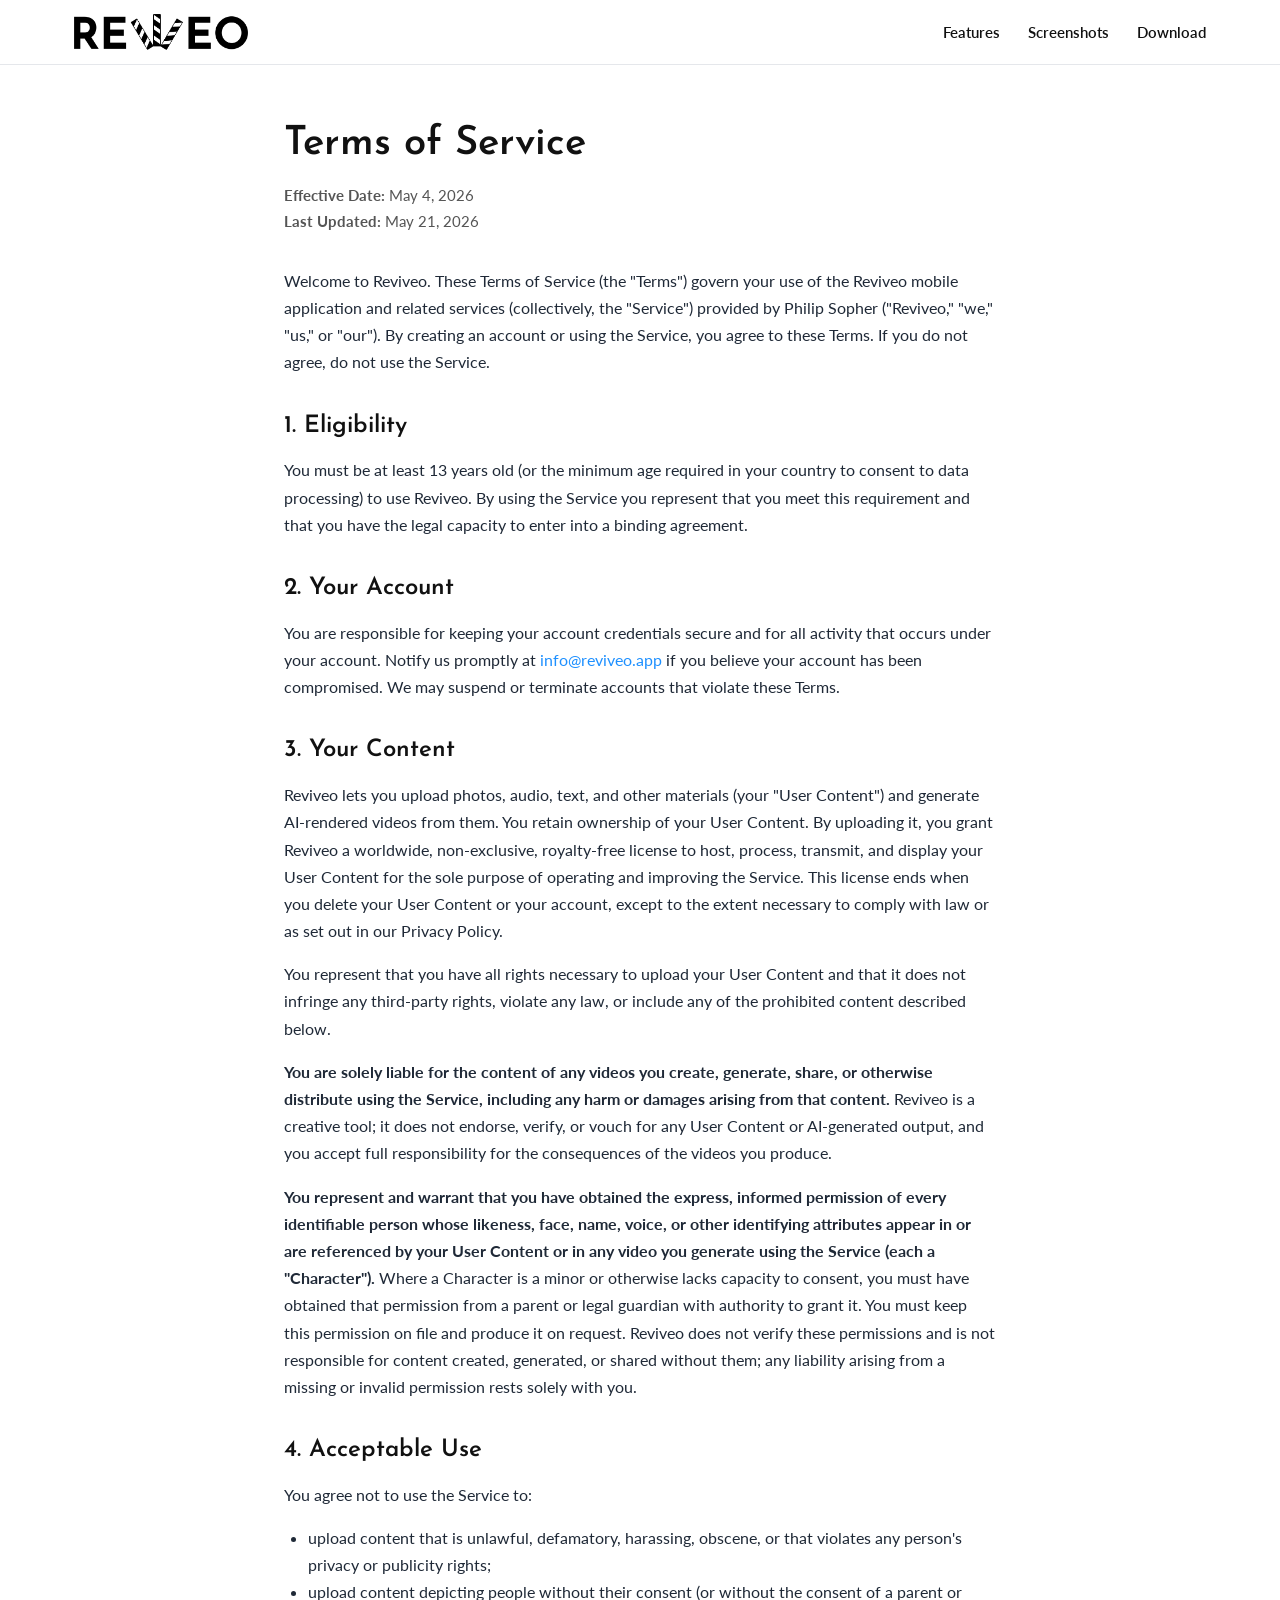
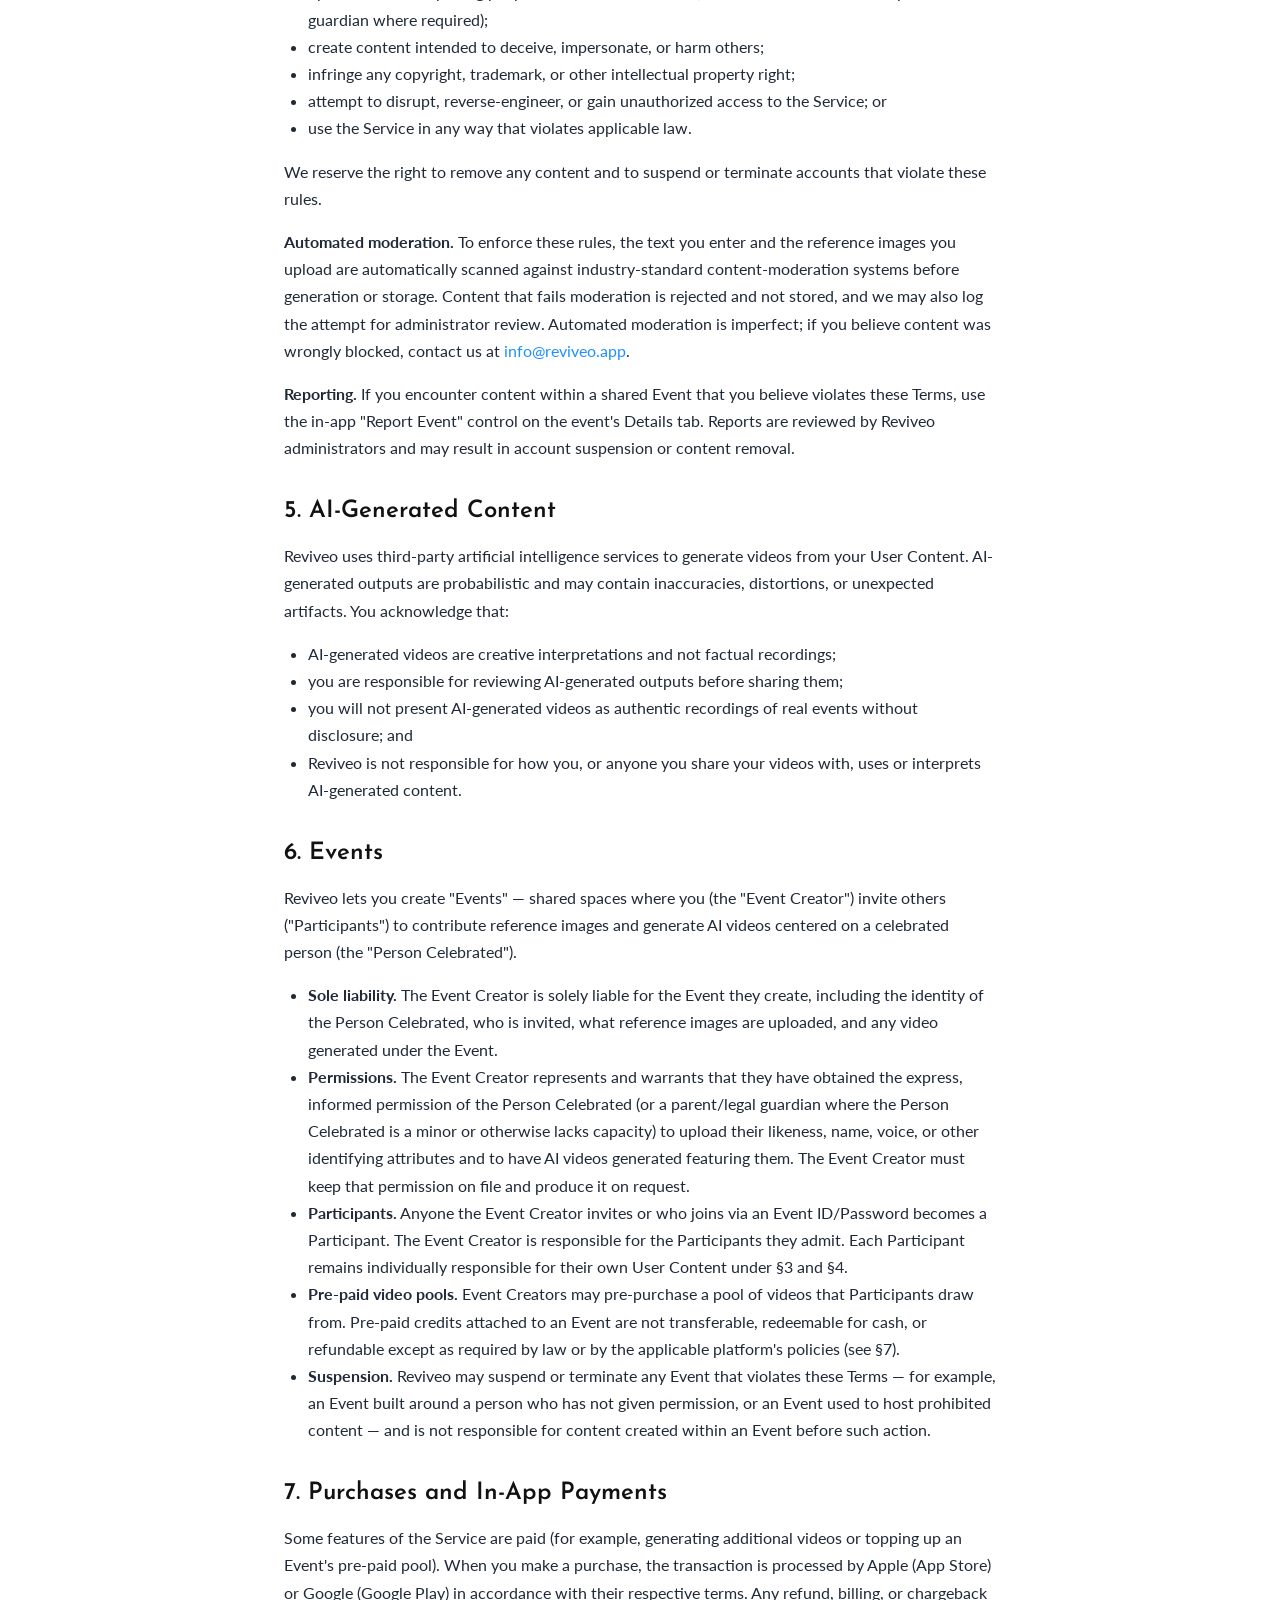
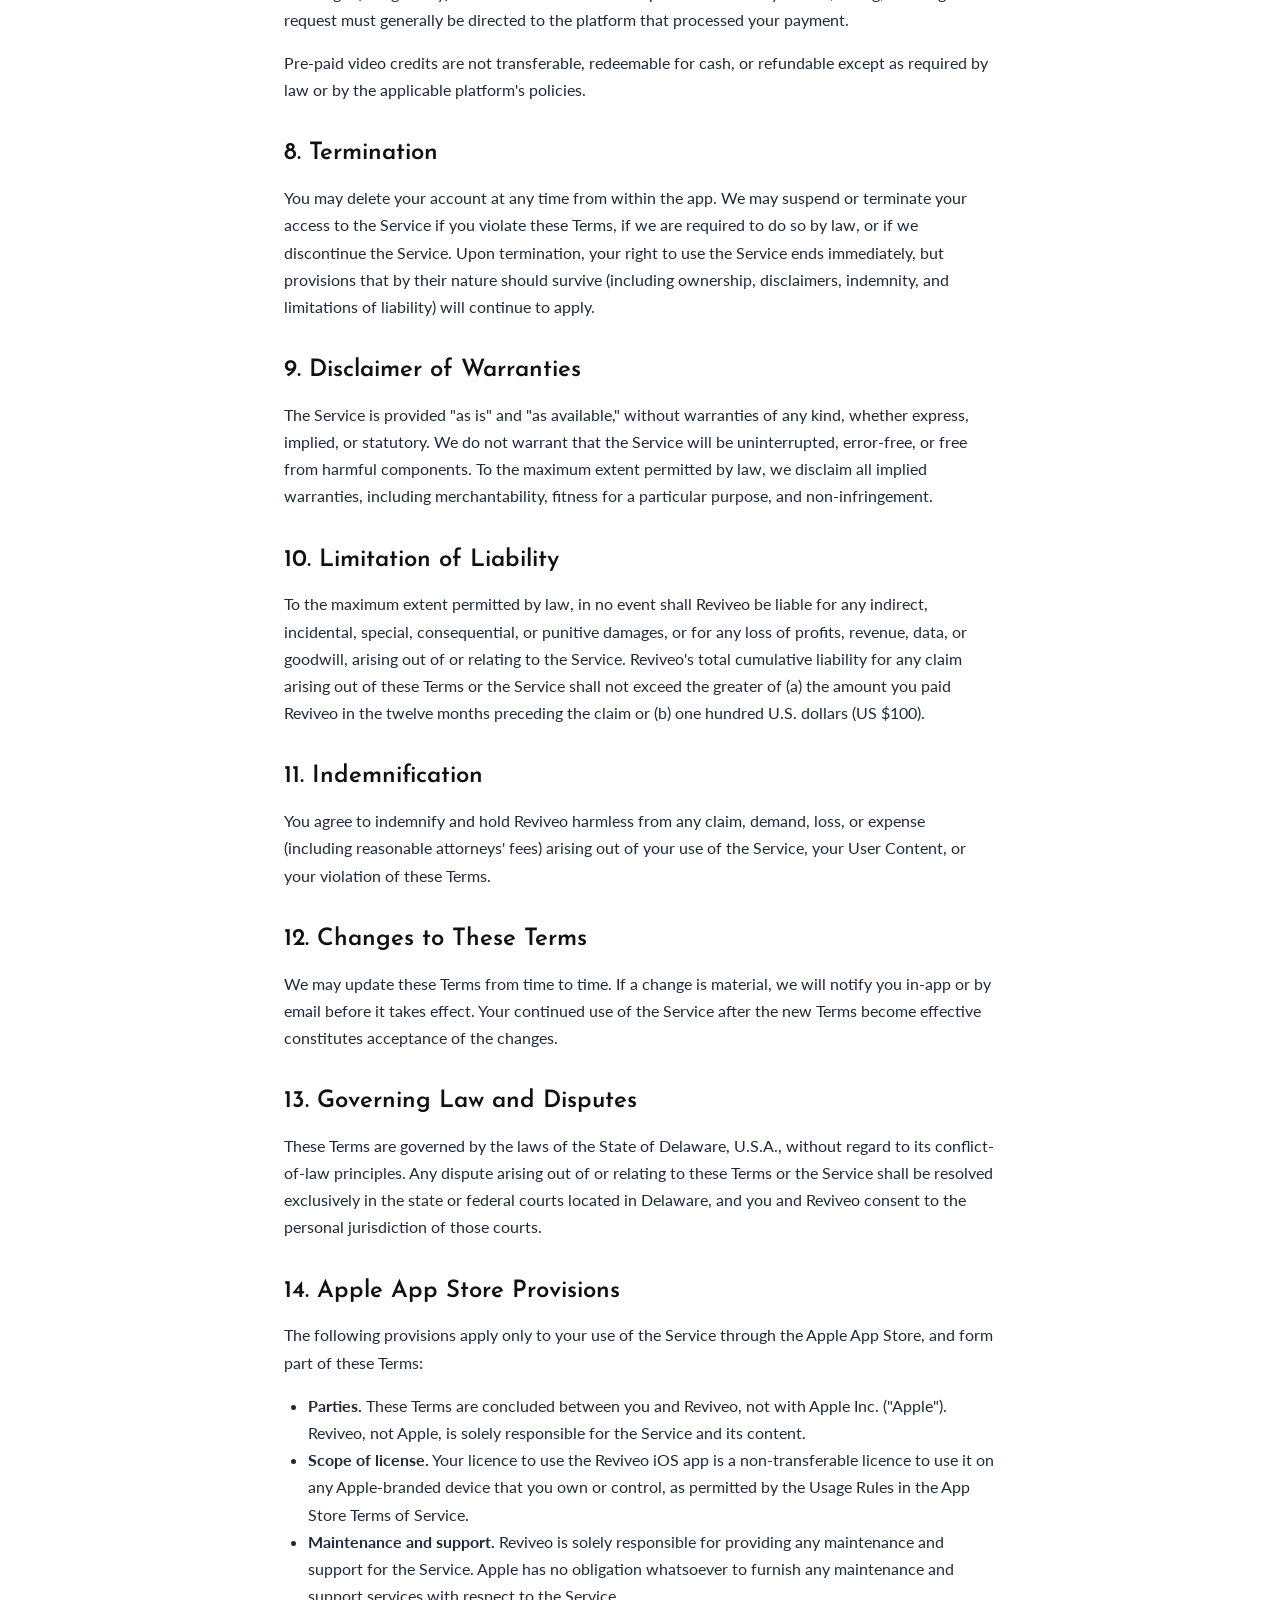
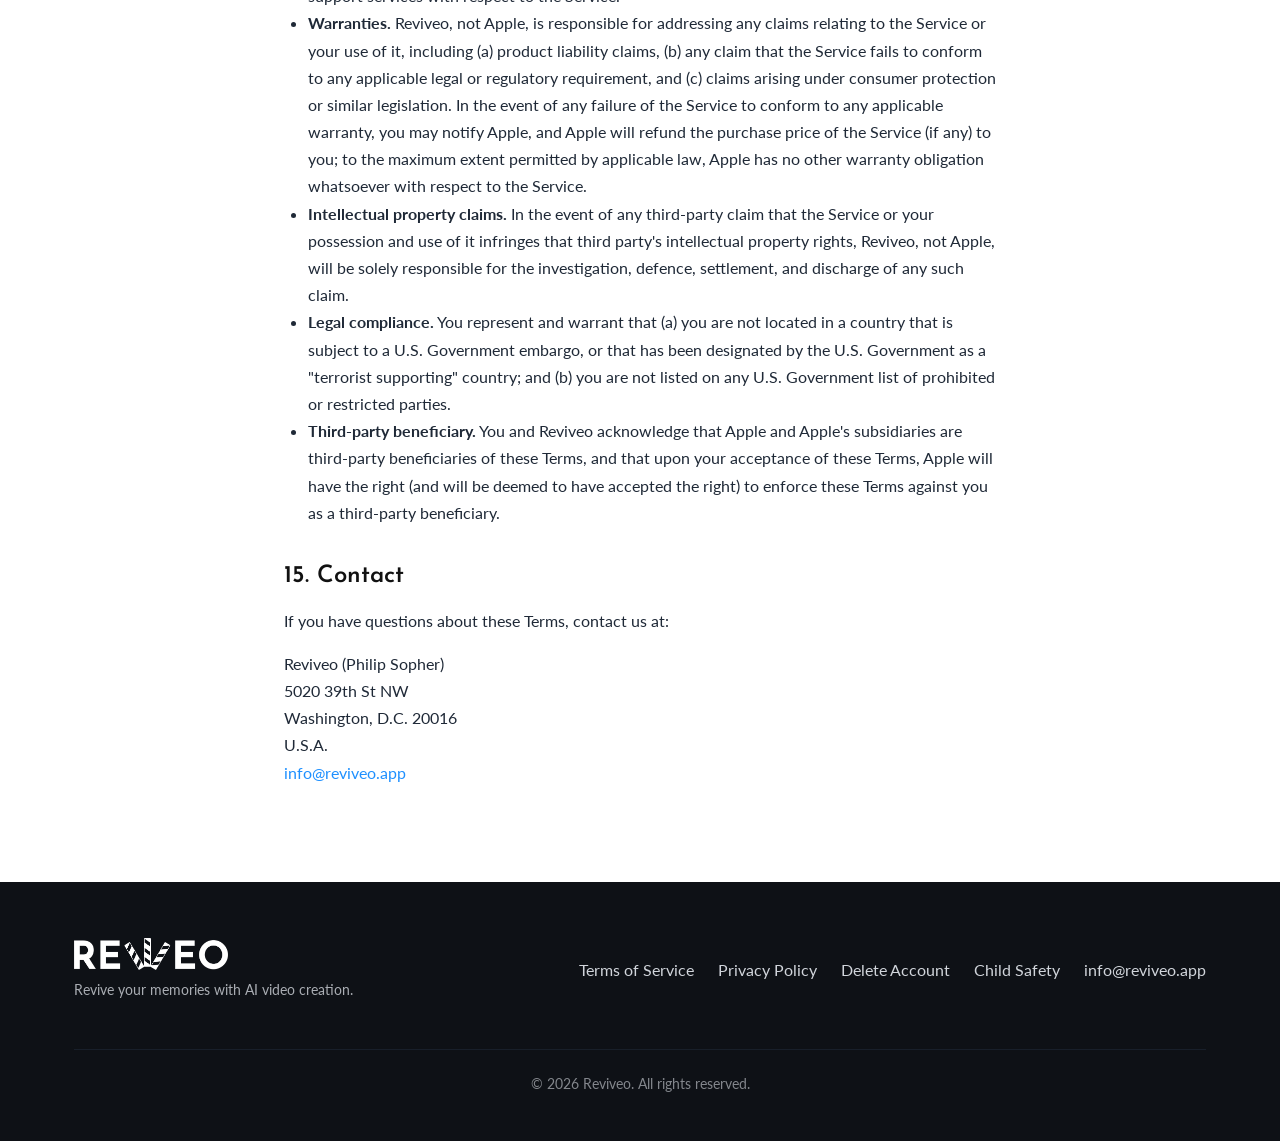
<file: terms.html>
<!DOCTYPE html>
<html lang="en">
<head>
  <meta charset="UTF-8" />
  <meta name="viewport" content="width=device-width, initial-scale=1.0" />
  <title>Terms of Service — Reviveo</title>
  <meta name="description" content="The Terms of Service for using Reviveo, the AI memory video app." />
  <link rel="icon" type="image/png" href="assets/logos/favicon.png" />
  <link rel="preconnect" href="https://fonts.googleapis.com" />
  <link rel="preconnect" href="https://fonts.gstatic.com" crossorigin />
  <link href="https://fonts.googleapis.com/css2?family=Josefin+Sans:wght@400;600;700&family=Lato:wght@300;400;700&display=swap" rel="stylesheet" />
  <link rel="stylesheet" href="styles/main.css" />
</head>
<body>
  <header class="navbar">
    <div class="navbar-inner">
      <a href="/" class="navbar-brand" aria-label="Reviveo home">
        <img src="assets/logos/wordlogo-josefin.png" alt="Reviveo" />
      </a>
      <nav class="navbar-nav" aria-label="Main">
        <a href="/#features">Features</a>
        <a href="/#screenshots">Screenshots</a>
        <a href="/#download">Download</a>
      </nav>
    </div>
  </header>

  <main class="legal">
    <article class="legal-content">
      <h1>Terms of Service</h1>
      <p class="legal-meta"><strong>Effective Date:</strong> May 4, 2026<br /><strong>Last Updated:</strong> May 21, 2026</p>

      <p>Welcome to Reviveo. These Terms of Service (the "Terms") govern your use of the Reviveo mobile application and related services (collectively, the "Service") provided by Philip Sopher ("Reviveo," "we," "us," or "our"). By creating an account or using the Service, you agree to these Terms. If you do not agree, do not use the Service.</p>

      <h2>1. Eligibility</h2>
      <p>You must be at least 13 years old (or the minimum age required in your country to consent to data processing) to use Reviveo. By using the Service you represent that you meet this requirement and that you have the legal capacity to enter into a binding agreement.</p>

      <h2>2. Your Account</h2>
      <p>You are responsible for keeping your account credentials secure and for all activity that occurs under your account. Notify us promptly at <a href="mailto:info@reviveo.app">info@reviveo.app</a> if you believe your account has been compromised. We may suspend or terminate accounts that violate these Terms.</p>

      <h2>3. Your Content</h2>
      <p>Reviveo lets you upload photos, audio, text, and other materials (your "User Content") and generate AI-rendered videos from them. You retain ownership of your User Content. By uploading it, you grant Reviveo a worldwide, non-exclusive, royalty-free license to host, process, transmit, and display your User Content for the sole purpose of operating and improving the Service. This license ends when you delete your User Content or your account, except to the extent necessary to comply with law or as set out in our Privacy Policy.</p>
      <p>You represent that you have all rights necessary to upload your User Content and that it does not infringe any third-party rights, violate any law, or include any of the prohibited content described below.</p>
      <p><strong>You are solely liable for the content of any videos you create, generate, share, or otherwise distribute using the Service, including any harm or damages arising from that content.</strong> Reviveo is a creative tool; it does not endorse, verify, or vouch for any User Content or AI-generated output, and you accept full responsibility for the consequences of the videos you produce.</p>
      <p><strong>You represent and warrant that you have obtained the express, informed permission of every identifiable person whose likeness, face, name, voice, or other identifying attributes appear in or are referenced by your User Content or in any video you generate using the Service (each a "Character").</strong> Where a Character is a minor or otherwise lacks capacity to consent, you must have obtained that permission from a parent or legal guardian with authority to grant it. You must keep this permission on file and produce it on request. Reviveo does not verify these permissions and is not responsible for content created, generated, or shared without them; any liability arising from a missing or invalid permission rests solely with you.</p>

      <h2>4. Acceptable Use</h2>
      <p>You agree not to use the Service to:</p>
      <ul>
        <li>upload content that is unlawful, defamatory, harassing, obscene, or that violates any person's privacy or publicity rights;</li>
        <li>upload content depicting people without their consent (or without the consent of a parent or guardian where required);</li>
        <li>create content intended to deceive, impersonate, or harm others;</li>
        <li>infringe any copyright, trademark, or other intellectual property right;</li>
        <li>attempt to disrupt, reverse-engineer, or gain unauthorized access to the Service; or</li>
        <li>use the Service in any way that violates applicable law.</li>
      </ul>
      <p>We reserve the right to remove any content and to suspend or terminate accounts that violate these rules.</p>

      <p><strong>Automated moderation.</strong> To enforce these rules, the text you enter and the reference images you upload are automatically scanned against industry-standard content-moderation systems before generation or storage. Content that fails moderation is rejected and not stored, and we may also log the attempt for administrator review. Automated moderation is imperfect; if you believe content was wrongly blocked, contact us at <a href="mailto:info@reviveo.app">info@reviveo.app</a>.</p>

      <p><strong>Reporting.</strong> If you encounter content within a shared Event that you believe violates these Terms, use the in-app "Report Event" control on the event's Details tab. Reports are reviewed by Reviveo administrators and may result in account suspension or content removal.</p>

      <h2>5. AI-Generated Content</h2>
      <p>Reviveo uses third-party artificial intelligence services to generate videos from your User Content. AI-generated outputs are probabilistic and may contain inaccuracies, distortions, or unexpected artifacts. You acknowledge that:</p>
      <ul>
        <li>AI-generated videos are creative interpretations and not factual recordings;</li>
        <li>you are responsible for reviewing AI-generated outputs before sharing them;</li>
        <li>you will not present AI-generated videos as authentic recordings of real events without disclosure; and</li>
        <li>Reviveo is not responsible for how you, or anyone you share your videos with, uses or interprets AI-generated content.</li>
      </ul>

      <h2>6. Events</h2>
      <p>Reviveo lets you create "Events" — shared spaces where you (the "Event Creator") invite others ("Participants") to contribute reference images and generate AI videos centered on a celebrated person (the "Person Celebrated").</p>
      <ul>
        <li><strong>Sole liability.</strong> The Event Creator is solely liable for the Event they create, including the identity of the Person Celebrated, who is invited, what reference images are uploaded, and any video generated under the Event.</li>
        <li><strong>Permissions.</strong> The Event Creator represents and warrants that they have obtained the express, informed permission of the Person Celebrated (or a parent/legal guardian where the Person Celebrated is a minor or otherwise lacks capacity) to upload their likeness, name, voice, or other identifying attributes and to have AI videos generated featuring them. The Event Creator must keep that permission on file and produce it on request.</li>
        <li><strong>Participants.</strong> Anyone the Event Creator invites or who joins via an Event ID/Password becomes a Participant. The Event Creator is responsible for the Participants they admit. Each Participant remains individually responsible for their own User Content under §3 and §4.</li>
        <li><strong>Pre-paid video pools.</strong> Event Creators may pre-purchase a pool of videos that Participants draw from. Pre-paid credits attached to an Event are not transferable, redeemable for cash, or refundable except as required by law or by the applicable platform's policies (see §7).</li>
        <li><strong>Suspension.</strong> Reviveo may suspend or terminate any Event that violates these Terms — for example, an Event built around a person who has not given permission, or an Event used to host prohibited content — and is not responsible for content created within an Event before such action.</li>
      </ul>

      <h2>7. Purchases and In-App Payments</h2>
      <p>Some features of the Service are paid (for example, generating additional videos or topping up an Event's pre-paid pool). When you make a purchase, the transaction is processed by Apple (App Store) or Google (Google Play) in accordance with their respective terms. Any refund, billing, or chargeback request must generally be directed to the platform that processed your payment.</p>
      <p>Pre-paid video credits are not transferable, redeemable for cash, or refundable except as required by law or by the applicable platform's policies.</p>

      <h2>8. Termination</h2>
      <p>You may delete your account at any time from within the app. We may suspend or terminate your access to the Service if you violate these Terms, if we are required to do so by law, or if we discontinue the Service. Upon termination, your right to use the Service ends immediately, but provisions that by their nature should survive (including ownership, disclaimers, indemnity, and limitations of liability) will continue to apply.</p>

      <h2>9. Disclaimer of Warranties</h2>
      <p>The Service is provided "as is" and "as available," without warranties of any kind, whether express, implied, or statutory. We do not warrant that the Service will be uninterrupted, error-free, or free from harmful components. To the maximum extent permitted by law, we disclaim all implied warranties, including merchantability, fitness for a particular purpose, and non-infringement.</p>

      <h2>10. Limitation of Liability</h2>
      <p>To the maximum extent permitted by law, in no event shall Reviveo be liable for any indirect, incidental, special, consequential, or punitive damages, or for any loss of profits, revenue, data, or goodwill, arising out of or relating to the Service. Reviveo's total cumulative liability for any claim arising out of these Terms or the Service shall not exceed the greater of (a) the amount you paid Reviveo in the twelve months preceding the claim or (b) one hundred U.S. dollars (US $100).</p>

      <h2>11. Indemnification</h2>
      <p>You agree to indemnify and hold Reviveo harmless from any claim, demand, loss, or expense (including reasonable attorneys' fees) arising out of your use of the Service, your User Content, or your violation of these Terms.</p>

      <h2>12. Changes to These Terms</h2>
      <p>We may update these Terms from time to time. If a change is material, we will notify you in-app or by email before it takes effect. Your continued use of the Service after the new Terms become effective constitutes acceptance of the changes.</p>

      <h2>13. Governing Law and Disputes</h2>
      <p>These Terms are governed by the laws of the State of Delaware, U.S.A., without regard to its conflict-of-law principles. Any dispute arising out of or relating to these Terms or the Service shall be resolved exclusively in the state or federal courts located in Delaware, and you and Reviveo consent to the personal jurisdiction of those courts.</p>

      <h2>14. Apple App Store Provisions</h2>
      <p>The following provisions apply only to your use of the Service through the Apple App Store, and form part of these Terms:</p>
      <ul>
        <li><strong>Parties.</strong> These Terms are concluded between you and Reviveo, not with Apple Inc. ("Apple"). Reviveo, not Apple, is solely responsible for the Service and its content.</li>
        <li><strong>Scope of license.</strong> Your licence to use the Reviveo iOS app is a non-transferable licence to use it on any Apple-branded device that you own or control, as permitted by the Usage Rules in the App Store Terms of Service.</li>
        <li><strong>Maintenance and support.</strong> Reviveo is solely responsible for providing any maintenance and support for the Service. Apple has no obligation whatsoever to furnish any maintenance and support services with respect to the Service.</li>
        <li><strong>Warranties.</strong> Reviveo, not Apple, is responsible for addressing any claims relating to the Service or your use of it, including (a) product liability claims, (b) any claim that the Service fails to conform to any applicable legal or regulatory requirement, and (c) claims arising under consumer protection or similar legislation. In the event of any failure of the Service to conform to any applicable warranty, you may notify Apple, and Apple will refund the purchase price of the Service (if any) to you; to the maximum extent permitted by applicable law, Apple has no other warranty obligation whatsoever with respect to the Service.</li>
        <li><strong>Intellectual property claims.</strong> In the event of any third-party claim that the Service or your possession and use of it infringes that third party's intellectual property rights, Reviveo, not Apple, will be solely responsible for the investigation, defence, settlement, and discharge of any such claim.</li>
        <li><strong>Legal compliance.</strong> You represent and warrant that (a) you are not located in a country that is subject to a U.S. Government embargo, or that has been designated by the U.S. Government as a "terrorist supporting" country; and (b) you are not listed on any U.S. Government list of prohibited or restricted parties.</li>
        <li><strong>Third-party beneficiary.</strong> You and Reviveo acknowledge that Apple and Apple's subsidiaries are third-party beneficiaries of these Terms, and that upon your acceptance of these Terms, Apple will have the right (and will be deemed to have accepted the right) to enforce these Terms against you as a third-party beneficiary.</li>
      </ul>

      <h2>15. Contact</h2>
      <p>If you have questions about these Terms, contact us at:</p>
      <p>
        Reviveo (Philip Sopher)<br />
        5020 39th St NW<br />
        Washington, D.C. 20016<br />
        U.S.A.<br />
        <a href="mailto:info@reviveo.app">info@reviveo.app</a>
      </p>
    </article>
  </main>

  <footer class="footer">
    <div class="container footer-inner">
      <div class="footer-brand">
        <img src="assets/logos/wordlogo-josefin.png" alt="Reviveo" class="footer-logo" />
        <p class="footer-tag">Revive your memories with AI video creation.</p>
      </div>
      <div class="footer-links">
        <a href="terms.html">Terms of Service</a>
        <a href="privacy.html">Privacy Policy</a>
        <a href="delete-account.html">Delete Account</a>
        <a href="child-safety.html">Child Safety</a>
        <a href="mailto:info@reviveo.app">info@reviveo.app</a>
      </div>
      <p class="footer-copy">&copy; <span id="footer-year">2026</span> Reviveo. All rights reserved.</p>
    </div>
  </footer>

  <script src="scripts/carousel.js" defer></script>
</body>
</html>
</file>
<file: styles/main.css>
/* ─── Tokens ─────────────────────────────────────────────────────────────── */
:root {
  --color-primary: dodgerblue;
  --color-primary-dark: #1e88e5;
  --color-secondary: #f06292;
  --color-text: #111111;
  --color-muted: #555555;
  --color-bg: #ffffff;
  --color-bg-soft: #f7f8fa;
  --color-border: #e5e7eb;
  --font-body: 'Lato', 'Open Sans', 'Oxygen', 'Raleway', Arial, sans-serif;
  --font-display: 'Josefin Sans', 'Lato', sans-serif;
  --radius: 12px;
  --shadow-sm: 0 1px 2px rgba(0,0,0,.05);
  --shadow-md: 0 8px 24px rgba(0,0,0,.08);
  --max-width: 1180px;
}

/* ─── Reset ──────────────────────────────────────────────────────────────── */
*,
*::before,
*::after {
  box-sizing: border-box;
}
html {
  scroll-behavior: smooth;
}
body {
  margin: 0;
  font-family: var(--font-body);
  font-size: 16px;
  line-height: 1.6;
  color: var(--color-text);
  background: var(--color-bg);
  -webkit-font-smoothing: antialiased;
}
img {
  max-width: 100%;
  display: block;
}
a {
  color: var(--color-primary);
  text-decoration: none;
}
a:hover {
  text-decoration: underline;
}
h1, h2, h3 {
  font-family: var(--font-display);
  font-weight: 600;
  margin: 0 0 .5em;
  line-height: 1.2;
}

/* ─── Layout ─────────────────────────────────────────────────────────────── */
.container {
  width: 100%;
  max-width: var(--max-width);
  margin: 0 auto;
  padding: 0 24px;
}
.section {
  padding: 80px 0;
}
.section-title {
  font-size: clamp(2rem, 4vw, 2.75rem);
  text-align: center;
  margin-bottom: .25em;
}
.section-lead {
  text-align: center;
  font-size: 1.125rem;
  color: var(--color-muted);
  max-width: 640px;
  margin: 0 auto 48px;
}

/* ─── Navbar ─────────────────────────────────────────────────────────────── */
.navbar {
  position: fixed;
  inset: 0 0 auto 0;
  z-index: 50;
  background: rgba(255,255,255,.92);
  backdrop-filter: saturate(180%) blur(8px);
  border-bottom: 1px solid var(--color-border);
}
.navbar-inner {
  max-width: var(--max-width);
  margin: 0 auto;
  padding: 14px 24px;
  display: flex;
  align-items: center;
  justify-content: space-between;
  gap: 24px;
}
.navbar-brand img {
  height: 36px;
  width: auto;
}
.navbar-nav {
  display: flex;
  gap: 28px;
}
.navbar-nav a {
  color: var(--color-text);
  font-weight: 600;
  font-size: .95rem;
}
.navbar-nav a:hover {
  color: var(--color-primary);
  text-decoration: none;
}
@media (max-width: 600px) {
  .navbar-nav { gap: 16px; }
  .navbar-nav a { font-size: .85rem; }
  .navbar-brand img { height: 28px; }
}

/* ─── Hero ───────────────────────────────────────────────────────────────── */
.hero {
  position: relative;
  min-height: 100vh;
  display: flex;
  align-items: center;
  justify-content: center;
  overflow: hidden;
  color: #fff;
  text-align: center;
  padding: 96px 24px 64px;
}
.hero-carousel {
  position: absolute;
  inset: 0;
  z-index: 0;
}
.hero-slide {
  position: absolute;
  inset: 0;
  background-size: cover;
  background-position: center;
  background-repeat: no-repeat;
  opacity: 0;
  transition: opacity 1.2s ease-in-out;
}
.hero-slide.is-active {
  opacity: 1;
}
.hero-overlay {
  position: absolute;
  inset: 0;
  z-index: 1;
  background: linear-gradient(180deg, rgba(0,0,0,.55) 0%, rgba(0,0,0,.65) 100%);
}
.hero-content {
  position: relative;
  z-index: 2;
  max-width: 820px;
}
.hero-title {
  font-family: var(--font-display);
  font-size: clamp(2.25rem, 6vw, 4.25rem);
  font-weight: 700;
  letter-spacing: -.01em;
  margin: 0 0 24px;
  text-shadow: 0 2px 24px rgba(0,0,0,.5);
}
.hero-subtitle {
  font-size: clamp(1rem, 2vw, 1.25rem);
  margin: 0 0 32px;
  opacity: .95;
}
.hero-cta {
  display: flex;
  gap: 12px;
  justify-content: center;
  flex-wrap: wrap;
}

/* ─── Buttons ────────────────────────────────────────────────────────────── */
.btn {
  display: inline-block;
  padding: 14px 28px;
  border-radius: var(--radius);
  font-weight: 700;
  font-size: 1rem;
  border: 2px solid transparent;
  cursor: pointer;
  transition: transform .15s ease, background .15s ease, color .15s ease;
}
.btn:hover {
  text-decoration: none;
  transform: translateY(-1px);
}
.btn-primary {
  background: var(--color-primary);
  color: #fff;
}
.btn-primary:hover {
  background: var(--color-primary-dark);
}
.btn-ghost {
  background: transparent;
  color: #fff;
  border-color: rgba(255,255,255,.7);
}
.btn-ghost:hover {
  background: rgba(255,255,255,.1);
}

/* ─── Features ───────────────────────────────────────────────────────────── */
.features {
  background: var(--color-bg);
}
.feature-list {
  list-style: none;
  padding: 0;
  margin: 0;
  display: grid;
  grid-template-columns: repeat(auto-fit, minmax(260px, 1fr));
  gap: 24px;
}
.feature-card {
  background: var(--color-bg-soft);
  border: 1px solid var(--color-border);
  border-radius: var(--radius);
  padding: 32px 28px;
  text-align: center;
  transition: transform .2s ease, box-shadow .2s ease;
}
.feature-card:hover {
  transform: translateY(-2px);
  box-shadow: var(--shadow-md);
}
.feature-icon {
  font-size: 2.5rem;
  line-height: 1;
  margin-bottom: 16px;
}
.feature-card h3 {
  font-size: 1.35rem;
  margin-bottom: 12px;
}
.feature-card p {
  color: var(--color-muted);
  margin: 0;
}

/* ─── Screenshots ────────────────────────────────────────────────────────── */
.screenshots {
  background: var(--color-bg-soft);
}
.screenshot-row-title {
  margin: 32px 4px 12px;
  font-size: 1.5rem;
  font-weight: 600;
  color: var(--color-text);
}
.screenshot-row-title:first-of-type {
  margin-top: 8px;
}
.screenshot-row {
  display: flex;
  gap: 20px;
  overflow-x: auto;
  padding: 12px 4px 24px;
  scroll-snap-type: x mandatory;
  -webkit-overflow-scrolling: touch;
}
.screenshot-row img {
  flex: 0 0 auto;
  width: clamp(220px, 30vw, 280px);
  height: auto;
  scroll-snap-align: start;
  border-radius: 24px;
  filter: drop-shadow(0 12px 24px rgba(0,0,0,.12));
}

/* ─── Download ───────────────────────────────────────────────────────────── */
.download {
  background: linear-gradient(135deg, dodgerblue 0%, #1e88e5 100%);
  color: #fff;
}
.download .section-title,
.download .section-lead {
  color: #fff;
}
.download .section-lead {
  opacity: .9;
}
.store-buttons {
  display: flex;
  gap: 16px;
  justify-content: center;
  flex-wrap: wrap;
}
.store-btn {
  display: inline-flex;
  flex-direction: column;
  align-items: flex-start;
  background: #000;
  color: #fff;
  padding: 12px 24px;
  border-radius: var(--radius);
  min-width: 200px;
  transition: transform .15s ease, background .15s ease;
}
.store-btn:hover {
  background: #1a1a1a;
  transform: translateY(-1px);
  text-decoration: none;
}
.store-btn-eyebrow {
  font-size: .75rem;
  text-transform: uppercase;
  letter-spacing: .04em;
  opacity: .85;
}
.store-btn-name {
  font-family: var(--font-display);
  font-size: 1.4rem;
  font-weight: 600;
}

/* ─── Footer ─────────────────────────────────────────────────────────────── */
.footer {
  background: #0e1116;
  color: #d1d5db;
  padding: 56px 0 32px;
}
.footer a {
  color: #d1d5db;
}
.footer-inner {
  display: flex;
  flex-wrap: wrap;
  gap: 24px;
  align-items: center;
  justify-content: space-between;
}
.footer-brand {
  flex: 1 1 240px;
}
.footer-logo {
  height: 32px;
  width: auto;
  filter: brightness(0) invert(1);
  margin-bottom: 8px;
}
.footer-tag {
  margin: 0;
  font-size: .9rem;
  opacity: .8;
}
.footer-links {
  display: flex;
  gap: 24px;
  flex-wrap: wrap;
}
.footer-links a:hover {
  color: #fff;
}
.footer-copy {
  flex: 1 1 100%;
  text-align: center;
  font-size: .85rem;
  opacity: .6;
  margin-top: 24px;
  border-top: 1px solid #1f2937;
  padding-top: 24px;
}

/* ─── Legal pages ────────────────────────────────────────────────────────── */
.legal {
  padding-top: 120px;
  padding-bottom: 80px;
  background: var(--color-bg);
}
.legal-content {
  max-width: 760px;
  margin: 0 auto;
  padding: 0 24px;
}
.legal-content h1 {
  font-size: clamp(2rem, 4vw, 2.5rem);
  margin-bottom: 8px;
}
.legal-content .legal-meta {
  color: var(--color-muted);
  margin-bottom: 32px;
  font-size: .95rem;
}
.legal-content h2 {
  font-size: 1.5rem;
  margin-top: 36px;
  margin-bottom: 12px;
}
.legal-content h3 {
  font-size: 1.15rem;
  margin-top: 24px;
  margin-bottom: 8px;
  font-weight: 600;
}
.legal-content p,
.legal-content li {
  font-size: 1rem;
  line-height: 1.7;
  color: #1f2937;
}
.legal-content ul {
  padding-left: 24px;
}
</file>
